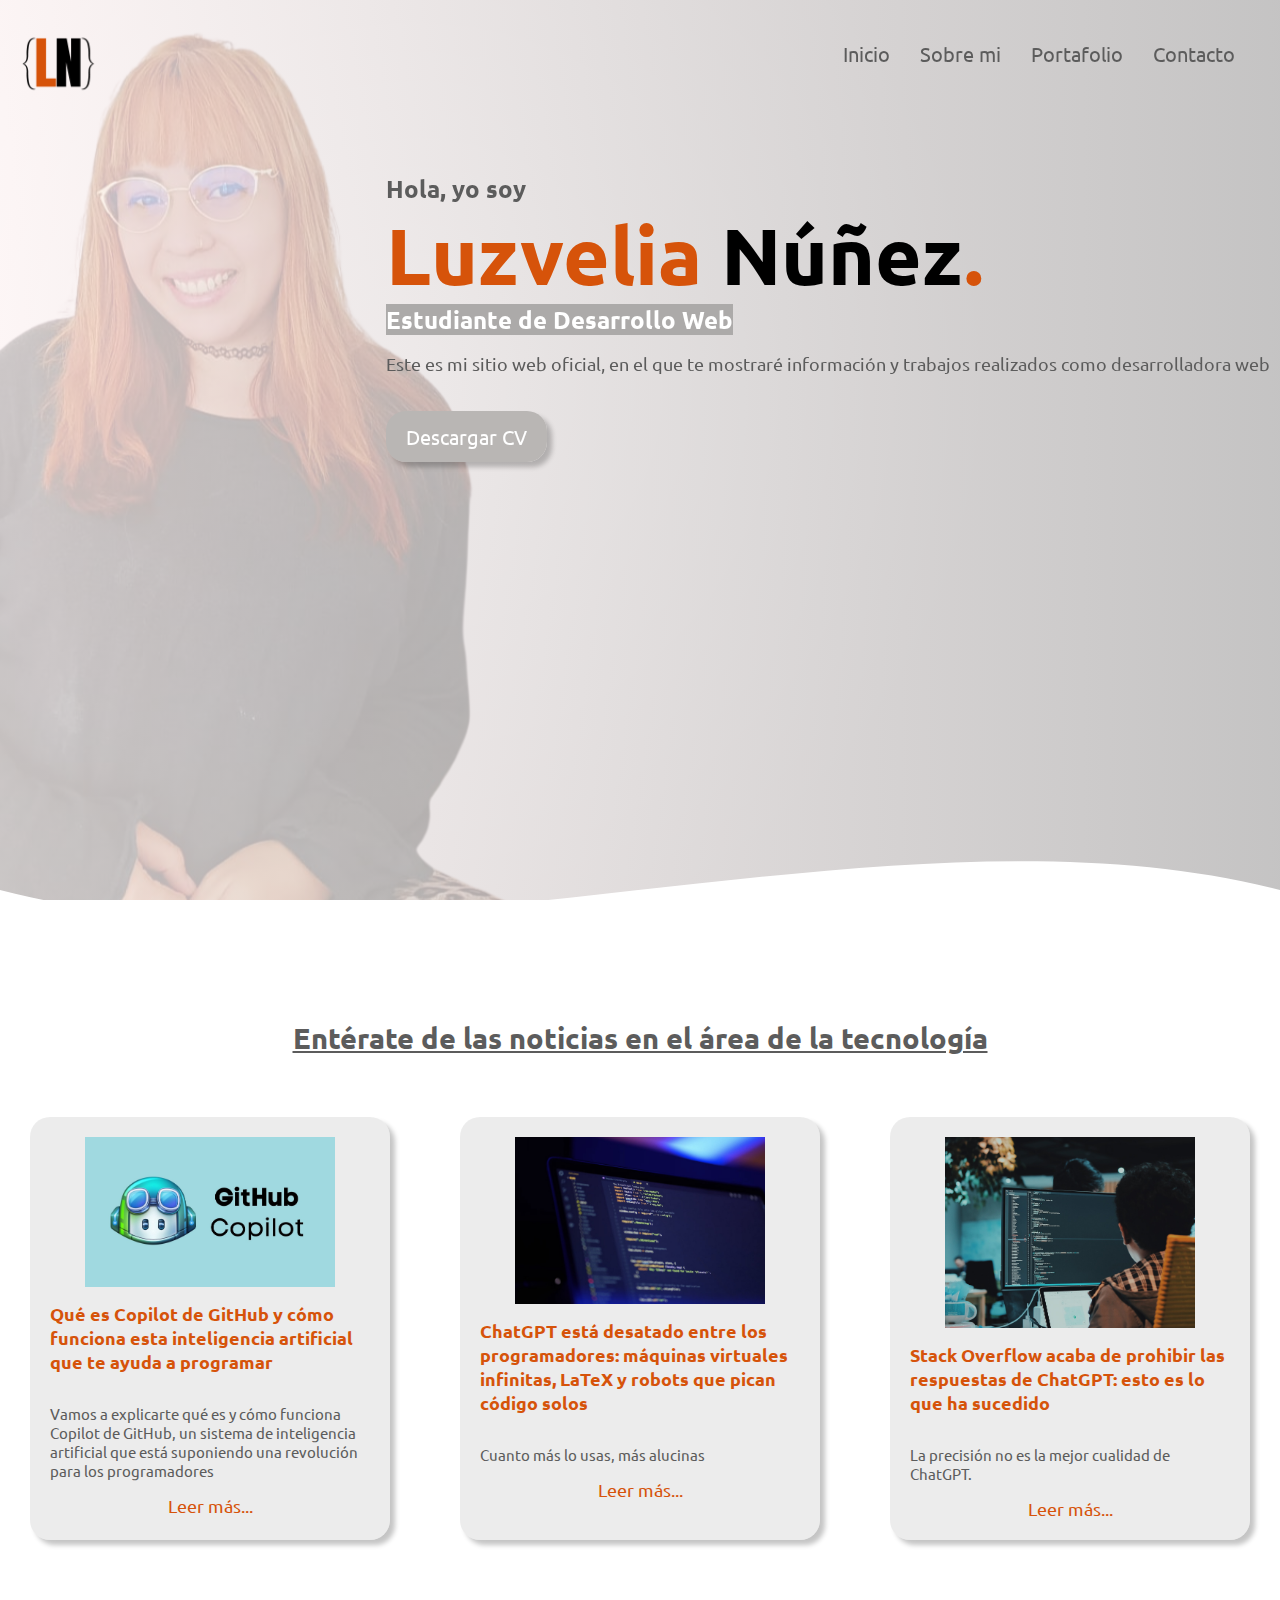
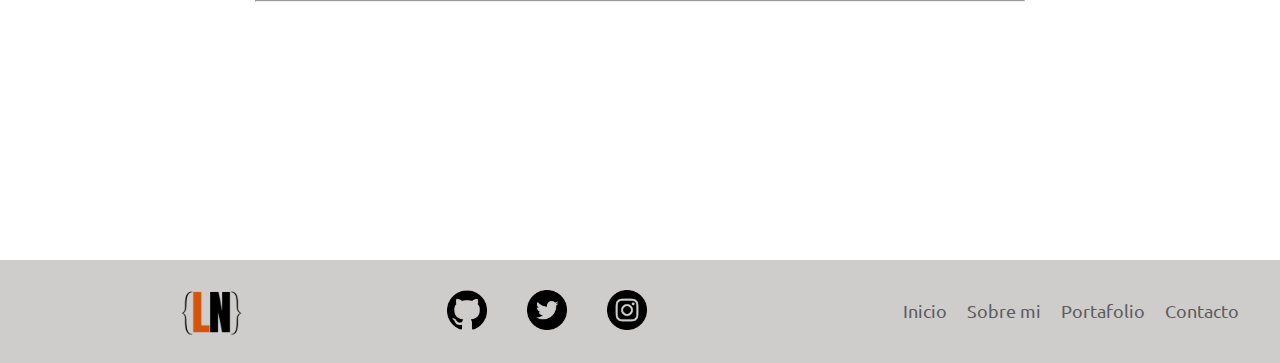
<file: index.html>
<!DOCTYPE html>
<html lang="en">
<head>
    <meta charset="UTF-8">
    <meta http-equiv="X-UA-Compatible" content="IE=edge">
    <meta name="viewport" content="width=device-width, initial-scale=1.0">
    <title>Luzvelia website</title>
    <link rel="stylesheet" href="index-style.css">
    <link rel="icon" type="" href="imagenes/favicon.png"/>
    <link href="https://unpkg.com/aos@2.3.1/dist/aos.css" rel="stylesheet">
</head>
<body>

    <!-- Menu principal -->
    <header>
        <!-- Barra de opciones -->
        <nav id="boxMenu" class="boxMenu">
            <div class="logo" data-aos="fade-down" data-aos-duration="1000">
                <img src="imagenes/logo.png" width="120px" alt="">
            </div>
            

            <div id="cajaMenu" class="cajaMenu">
                <img class="burger" id="burger" src="imagenes/burger.png" alt=""  data-aos="fade-down" data-aos-duration="1000">
                
                <ul id="listaMenu" class="listaMenu" data-aos="fade-down" data-aos-duration="1000">
                    
                    <a href="index.html"><li class="lista">Inicio</li></a>
                    <a href="about.html"><li class="lista">Sobre mi</li></a>
                    <a href="portafolio.html"><li class="lista">Portafolio</li></a>
                    <a href="contacto.html"><li class="lista">Contacto</li></a>
                </ul>
            </div>
        </nav>

        <!-- Informacion menu -->
        <div class="infoMenu" data-aos="fade-left" data-aos-duration="2000">
            <div class="boxTitle">
                <h2 class="subtitle">Hola, yo soy</h2>
                <h1 class="title">Luzvelia <span id="apellido">Núñez</span>.</h1>
                <h2 class="subtitle"><span id="estudiante">Estudiante de Desarrollo Web</span></h2>
                <p class="parrafo">Este es mi sitio web oficial, en el que te mostraré información y trabajos realizados como desarrolladora web</p>      
            </div>

            <!-- Boton de descarga  -->
            <div class="boxDescarga">
                <a class="botonDescarga" href="CURRICULUM LUZVELIA NÚÑEZ.pdf" download="">Descargar CV</a>
            </div>
        </div>

        
        <div  class="onda" style="height: 150px; overflow: hidden;" ><svg viewBox="0 0 500 150" preserveAspectRatio="none" style="height: 100%; width: 100%;"><path d="M0.00,49.98 C149.99,150.00 349.20,-49.98 500.00,49.98 L500.00,150.00 L0.00,150.00 Z" style="stroke: none; fill: rgb(255, 255, 255);"></path></svg></div>
    </header>

    <!-- Noticias de programacion -->
    <h1 class="titleNoticia">Entérate de las noticias en el área de la tecnología</h1>
        

    <section class="boxNoticia">        
        <div class="cardNoticia">
            <img class="imgNoticia" src="imagenes/noticia1.jpeg" alt="">
            <h2 class="subtitleNoticia">Qué es Copilot de GitHub y cómo funciona esta inteligencia artificial que te ayuda a programar</h2>
            <p class="parrafoNoticia">Vamos a explicarte qué es y cómo funciona Copilot de GitHub, un sistema de inteligencia artificial que está suponiendo una revolución para los programadores</p>
            <a href="https://www.xataka.com/basics/que-copilot-github-como-funciona-esta-inteligencia-artificial-que-te-ayuda-a-programar">Leer más...</a>
        </div>

        <div class="cardNoticia">
            <img class="imgNoticia" src="imagenes/noticia2.jpeg" alt="">
            <h2 class="subtitleNoticia">ChatGPT está desatado entre los programadores: máquinas virtuales infinitas, LaTeX y robots que pican código solos</h2>
            <p class="parrafoNoticia">Cuanto más lo usas, más alucinas</p>
            <a href="https://www.xataka.com/aplicaciones/chatgpt-esta-desatado-programadores-maquinas-virtuales-infinitas-latex-robots-que-pican-codigo-solos">Leer más...</a>
        </div>

        <div class="cardNoticia">
            <img class="imgNoticia" src="imagenes/noticia3.jpeg" alt="">
            <h2 class="subtitleNoticia">Stack Overflow acaba de prohibir las respuestas de ChatGPT: esto es lo que ha sucedido</h2>
            <p class="parrafoNoticia">La precisión no es la mejor cualidad de ChatGPT. </p>
            <a href="https://www.xataka.com/robotica-e-ia/stack-overflow-acaba-prohibir-respuestas-chatgpt-esto-que-ha-sucedido">Leer más...</a>
        </div>
    </section>

    <hr>

    <!-- Reloj -->
    <section class="boxReloj">
        <img class="imgReloj" src="imagenes/reloj.png" alt="" data-aos="zoom-in-up" data-aos-duration="800">

        <span data-aos="fade-left"class="funcionReloj" id="tiempo">00:00:00</span>
    </section>


    <!-- Footer -->
    <footer class="footer">

        <div>
            <img class="imgFooter" src="imagenes/logo.png" width="100px" alt="">
        </div>

        <div class="boxIconFooter">
            <a href="https://github.com/Luzvelia"><img  class="iconFooter" src="imagenes/github logo.png" alt=""></a>
            <a href="https://twitter.com/luzvelia_n"><img  class="iconFooter"  src="imagenes/twitterfooter.png" alt=""></a>
            <a href="https://www.instagram.com/luzvelia.n"><img  class="iconFooter"  src="imagenes/instagramfooter.png" alt=""></a>
        </div>

        <div class="menuFooter">
            <ul>
                <a href="index.html"><li>Inicio</li></a>
                <a href="about.html"><li>Sobre mi</li></a>
                <a href="portafolio.html"><li>Portafolio</li></a>
                <a href="contacto.html"><li>Contacto</li></a>
            </ul>
        </div>

    </footer>

</body>
<!-- Lista menu -->
<script>
    let menu = document.getElementById("listMenu");
    let burger = document.getElementById("burger");
    let cajaMenu = document.getElementById("cajaMenu");
    

    burger.addEventListener("click", openMenu,true);

    function openMenu(){
        listaMenu.classList.toggle('active');
        cajaMenu.classList.toggle('active');
    }
</script>

<!-- Reloj -->
<script src="index-reloj.js"></script>

<!-- Efectos de animacion -->
<script src="https://unpkg.com/aos@2.3.1/dist/aos.js"></script>
<script>
    AOS.init();
</script>
</html>
</file>
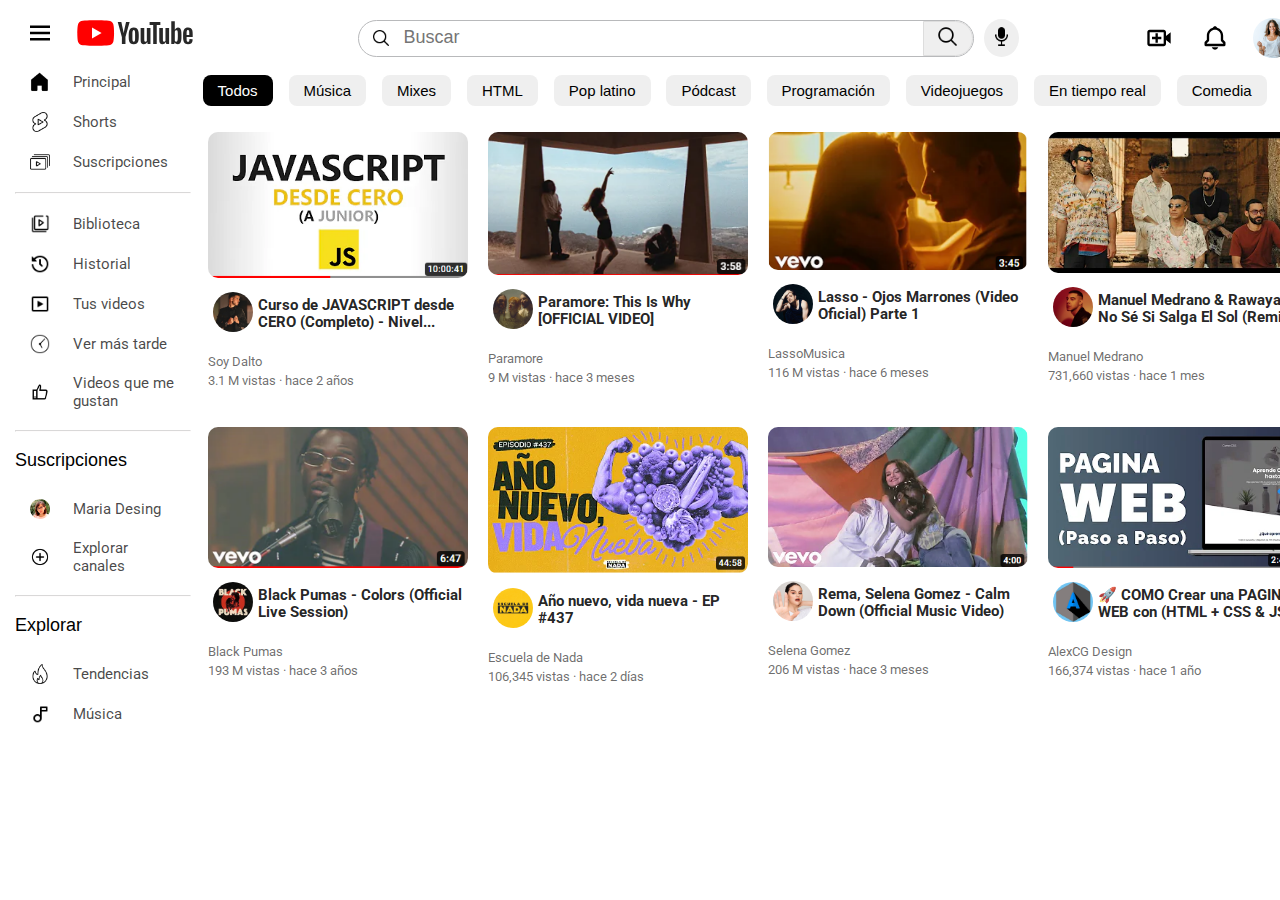
<file: portafolio3-youtube/index.html>
<!DOCTYPE html>
<html lang="en">
<head>
    <meta charset="UTF-8">
    <meta http-equiv="X-UA-Compatible" content="IE=edge">
    <meta name="viewport" content="width=device-width, initial-scale=1.0">
    <link rel="stylesheet" href="style.css">
    <title>YouTube</title>
    <link rel="shortcut icon" href="./images/youtube-logo-2431.png" type="image/x-icon">
</head>
<body>
    <!-- Barra lateral del Home -->
    <div class="home">
        <!--Burger Menu-->
        <aside>
            <div class="menu">
                <div class="burgerMenu">
                    <img src="./images/menu.svg" width="30px" alt="Menu">
                </div>

                <div class="logotipo">
                    <img src="./images/logo yout.svg" width="150px" alt="">
                </div>
            </div>
        </aside>

        <!--Home-->
        <aside class="homeUno">
            <div class="barraHome">
                <img src="./images/principal.png" width="20px" alt="Principal">
                <p>Principal</p>
            </div>
        <!--shorts-->
            <div class="barraHome">
                <img src="./images/short.png" width="20px" alt ="">
                <p>Shorts</p>
            </div>
            <!--Suscripciones-->
            <div class="barraHome">
                <img src="./images/suscripcion.png" width="20px" alt="">
                <p>Suscripciones</p>
            </div">
        </aside>

        <hr>

            <!-- Home 2 -->
        <aside class="homeDos">
            <div class="barraHome">
                <img src="./images/biblioteca.png" width="20px"alt="">
                <p>Biblioteca</p>
            </div>
            <div class="barraHome"> 
                <img src="./images/historial.png" width="20px" alt="">
                <p>Historial</p>
            </div>
            <div class="barraHome">
                <img src="./images/tusvideos.png" width="20px" alt="">
                <p>Tus videos</p>
            </div>
            <div class="barraHome">
                <img src="./images/vermastarde.png" width="20px" alt="">
                <p>Ver más tarde</p>
            </div>
            <div class="barraHome">
                <img src="./images/like.png" width="20px" alt="">
                <p>Videos que me gustan</p>
            </div>
        </aside>

        <hr>

        <!-- Home 3 -->

        <aside class="homeTres">
            <div>
                <h3 class="subtitle">Suscripciones</h3>
            </div>
            <div class="barraHome">
                <img src="./images/foto-perfil.png" width="20px" alt="">
                <p>Maria Desing</p>
            </div>
            <div class="barraHome">
                <img src="./images/anadir.png"  width="20px" alt="">
                <p>Explorar canales</p>
            </div>
        </aside>

        <hr>
        <!-- Home 4 -->

        <aside class="homeCuatro">
            <div>
                <h3 class="subtitle">Explorar</h3>
            </div>
            <div class="barraHome">
                <img src="./images/fuego.png"  width="20px" alt="">
                <p>Tendencias</p>
            </div>
            <div class="barraHome">
                <img src="./images/musica.png"  width="20px" alt="">
                <p>Música</p>
            </div>
        </aside>
    </div>

    <!--Barra de navegacion, Recomendaciones y videos-->
    <main class="navegacion">

        <!--Barra de Navegacion-->
        <nav class="barraNavegador">
            <!--Input y Boton de microfono-->
            <div class="barraBuscador">
                <!--Input y Lupa-->
                <div class="buscador">
                    <img class="lupaBuscador" src="./images/lupa.png" width="20px" alt="Lupa">
                    <input type="text" placeholder="Buscar">
                    <button class="btnLupa">
                        <img src="./images/lupa.png" width="23px" alt="Lupa">
                    </button>
                </div>
                            
                <!--Microfono-->
                <button class="microfono">
                    <img src="./images/microfono.png" width="23px" alt="Microfono">
                </button>
            </div>

            <!--Acciones de usuario-->
            <div class="barraUsuario">
                <img class="camaraCrear" src="./images/camaracrear.svg" width="28px" alt="Subir Video">
                <img class="campana"src="./images/campana.svg" width="28px" alt="Notificaciones">
                <img class="fotoPerfil" src="./images/foto-perfil2.jpeg"  width="40px" height="40px" alt="Perfil">
            </div>
        </nav>

        <!--Barra de recomendaciones-->
        <section class="btnRecomendacion" id="barraDeRecomendados">
            <button class="botonRecomendacion-best">Todos</button>
            <button class="botonRecomendacion">Música</button>
            <button class="botonRecomendacion">Mixes</button>
            <button class="botonRecomendacion">HTML</button>
            <button class="botonRecomendacion">Pop latino</button>
            <button class="botonRecomendacion">Pódcast</button>
            <button class="botonRecomendacion">Programación</button>
            <button class="botonRecomendacion">Videojuegos</button>
            <button class="botonRecomendacion">En tiempo real</button>
            <button class="botonRecomendacion">Comedia</button>

            <div class="btn-flecha">
                <img src="./images/bx-chevron-right (1).svg" width="30px" alt="Menu">
            </div>
        </section>

        <!-- Barras de videos -->
        <div class="barraVideos">
            <!--Cuadricula de videos numero UNO-->
            <section  class="cuadriculaVideos">

                <!--Video 1-->
                <div class="cardVideo"> 
                    <!--Imagen del Video / Fila Superior-->
                    <a href="https://www.youtube.com/watch?v=z95mZVUcJ-E&t=17236s">
                        <img class="imgVideo" src="./images/videoJSdesdeCero.PNG" alt="Imagen del Video">
                    </a>

                    <!--Fila Inferior-->
                    <div class="infoVideo">
                        <!--Perfil de canal-->
                        <div class="infoPerfil">
                            <img src="./images/foto-perfilSOYDALTO.jpg" width="40px"alt="Perfil de Canal">
                            <h3>Curso de JAVASCRIPT desde CERO (Completo) - Nivel...</h3>
                        </div>
                        <!--Titulo, canal, y vistas-->
                        <div class="datosVideo">
                            <p>Soy Dalto</p>
                            <p>3.1 M vistas · hace 2 años</p>
                        </div>
                    </div>
                </div>

                <!--Video 2-->
                <div class="cardVideo">
                    <!--Imagen del Video / Fila Superior-->
                    <a href="https://www.youtube.com/watch?v=xIYJ7VaSxYY">
                        <img class="imgVideo" src="./images/videoPARAMORE.PNG" alt="Imagen del Video">
                    </a>

                    <!--Fila Inferior-->
                    <div class="infoVideo">
                        <!--Perfil de canal-->
                        <div class="infoPerfil">
                            <img src="./images/foto-perfilPARAMORE.jpg"  width="40px" alt="Perfil de Canal">
                            <h3>Paramore: This Is Why [OFFICIAL VIDEO]</h3>
                        </div>
                        <!--Titulo, canal, y vistas-->
                        <div class="datosVideo">
                            <p>Paramore</p>
                            <p>9 M vistas · hace 3 meses  </p>
                        </div>
                    </div>
                </div>

                <!--Video 3-->
                <div class="cardVideo">
                    <!--Imagen del Video / Fila Superior-->
                    <a href="https://www.youtube.com/watch?v=2BabCBQysrU">
                        <img class="imgVideo"  src="./images/videoLASSO.PNG" alt="Imagen del Video">
                    </a>

                    <!--Fila Inferior-->
                    <div class="infoVideo">
                        <!--Perfil de canal-->
                        <div class="infoPerfil">
                            <img src="./images/fotodelassocorrecta.jpg"  width="40px" alt="Perfil de Canal">
                            <h3>Lasso - Ojos Marrones (Video Oficial) Parte 1</h3>
                        </div>
                        <!--Titulo, canal, y vistas-->
                        <div class="datosVideo">
                            <p>LassoMusica</p>
                            <p>116 M vistas · hace 6 meses</p>
                        </div>
                    </div>
                </div>

                
                <!--Video 4-->
                <div class="cardVideo">
                    <!--Imagen del Video / Fila Superior-->
                    <a href="https://www.youtube.com/watch?v=y3Y_lZ4Q9Zw">
                        <img class="imgVideo"  src="./images/videoMEDRANO.PNG" alt="Imagen del Video">
                    </a>

                    <!--Fila Inferior-->
                    <div class="infoVideo">
                        <!--Perfil de canal-->
                        <div class="infoPerfil">
                            <img src="./images/foto-perfilMEDRANO.jpg" width="40px" alt="Perfil de Canal">
                            <h3>Manuel Medrano & Rawayana - No Sé Si Salga El Sol (Remix)...</h3>
                        </div>
                        <!--Titulo, canal, y vistas-->
                        <div class="datosVideo">
                            <p>Manuel Medrano</p>
                            <p>731,660 vistas · hace 1 mes</p>
                        </div>
                    </div>
                </div>

            </section>



            <!--Cuadricula de videos Numero DOS-->
            <section class="cuadriculaVideos">

            <!--Video 1-->
            <div class="cardVideo">
                <!--Imagen del Video / Fila Superior-->
                <a href="https://www.youtube.com/watch?v=0G383538qzQ">
                    <img class="imgVideo" src="./images/videoBLACKPUMAS.PNG" alt="Imagen del Video">
                </a>

                <!--Fila Inferior-->
                <div  class="infoVideo">
                    <!--Perfil de canal-->
                    <div  class="infoPerfil">
                        <img src="./images/foto-perfilBLACKPUMAS.jpg" width="40px"alt="Perfil de Canal">
                        <h3>Black Pumas - Colors (Official Live Session)</h3>
                    </div>
                    <!--Titulo, canal, y vistas-->
                    <div  class="datosVideo">
                        <p>Black Pumas</p>
                        <p>193 M vistas · hace 3 años</p>
                    </div>
                </div>
            </div>

            <!--Video 2-->
            <div class="cardVideo">
                <!--Imagen del Video / Fila Superior-->
                <a href="https://www.youtube.com/watch?v=uCuC3h6EG5A">
                    <img class="imgVideo" src="./images/videoEDN.PNG" alt="Imagen del Video">
                </a>

                <!--Fila Inferior-->
                <div  class="infoVideo">
                    <!--Perfil de canal-->
                    <div  class="infoPerfil">
                        <img src="./images/foto-perfilEDN.jpg"  width="40px" alt="Perfil de Canal">
                        <h3>Año nuevo, vida nueva - EP #437</h3>
                    </div>
                    <!--Titulo, canal, y vistas-->
                    <div  class="datosVideo">
                        <p>Escuela de Nada</p>
                        <p>106,345 vistas · hace 2 días</p>
                    </div>
                </div>
            </div>

            <!--Video 3-->
            <div class="cardVideo">
                <!--Imagen del Video / Fila Superior-->
                <a href="https://www.youtube.com/watch?v=WcIcVapfqXw">
                    <img class="imgVideo" src="./images/videoCALMDOWN.PNG" alt="Imagen del Video">
                </a>

                <!--Fila Inferior-->
                <div  class="infoVideo">
                    <!--Perfil de canal-->
                    <div  class="infoPerfil">
                        <img src="./images/foto-perfilSELENA.jpg"  width="40px" alt="Perfil de Canal">
                        <h3>Rema, Selena Gomez - Calm Down (Official Music Video)</h3>
                    </div>
                    <!--Titulo, canal, y vistas-->
                    <div  class="datosVideo">
                        <p>Selena Gomez</p>
                        <p>206 M vistas · hace 3 meses</p>
                    </div>
                </div>
            </div>

            
            <!--Video 4-->
            <div class="cardVideo">
                <!--Imagen del Video / Fila Superior-->
                <a href="https://www.youtube.com/watch?v=9rnFV3vlJ3M&t=380s">
                    <img class="imgVideo" src="./images/videoCSS.PNG" alt="Imagen del Video">
                </a>

                <!--Fila Inferior-->
                <div  class="infoVideo">
                    <!--Perfil de canal-->
                    <div  class="infoPerfil">
                        <img src="./images/foto-perfilALEXDESING.jpg" width="40px" alt="Perfil de Canal">
                        <h3>🚀 COMO Crear una PAGINA WEB con (HTML + CSS & JS)</h3>
                    </div>
                    <!--Titulo, canal, y vistas-->
                    <div  class="datosVideo">
                        <p>AlexCG Design</p>
                        <p>166,374 vistas · hace 1 año</p>
                    </div>
                </div>
            </div>

            </section>
        </div>



    </main>   
</body>
</html>
</file>
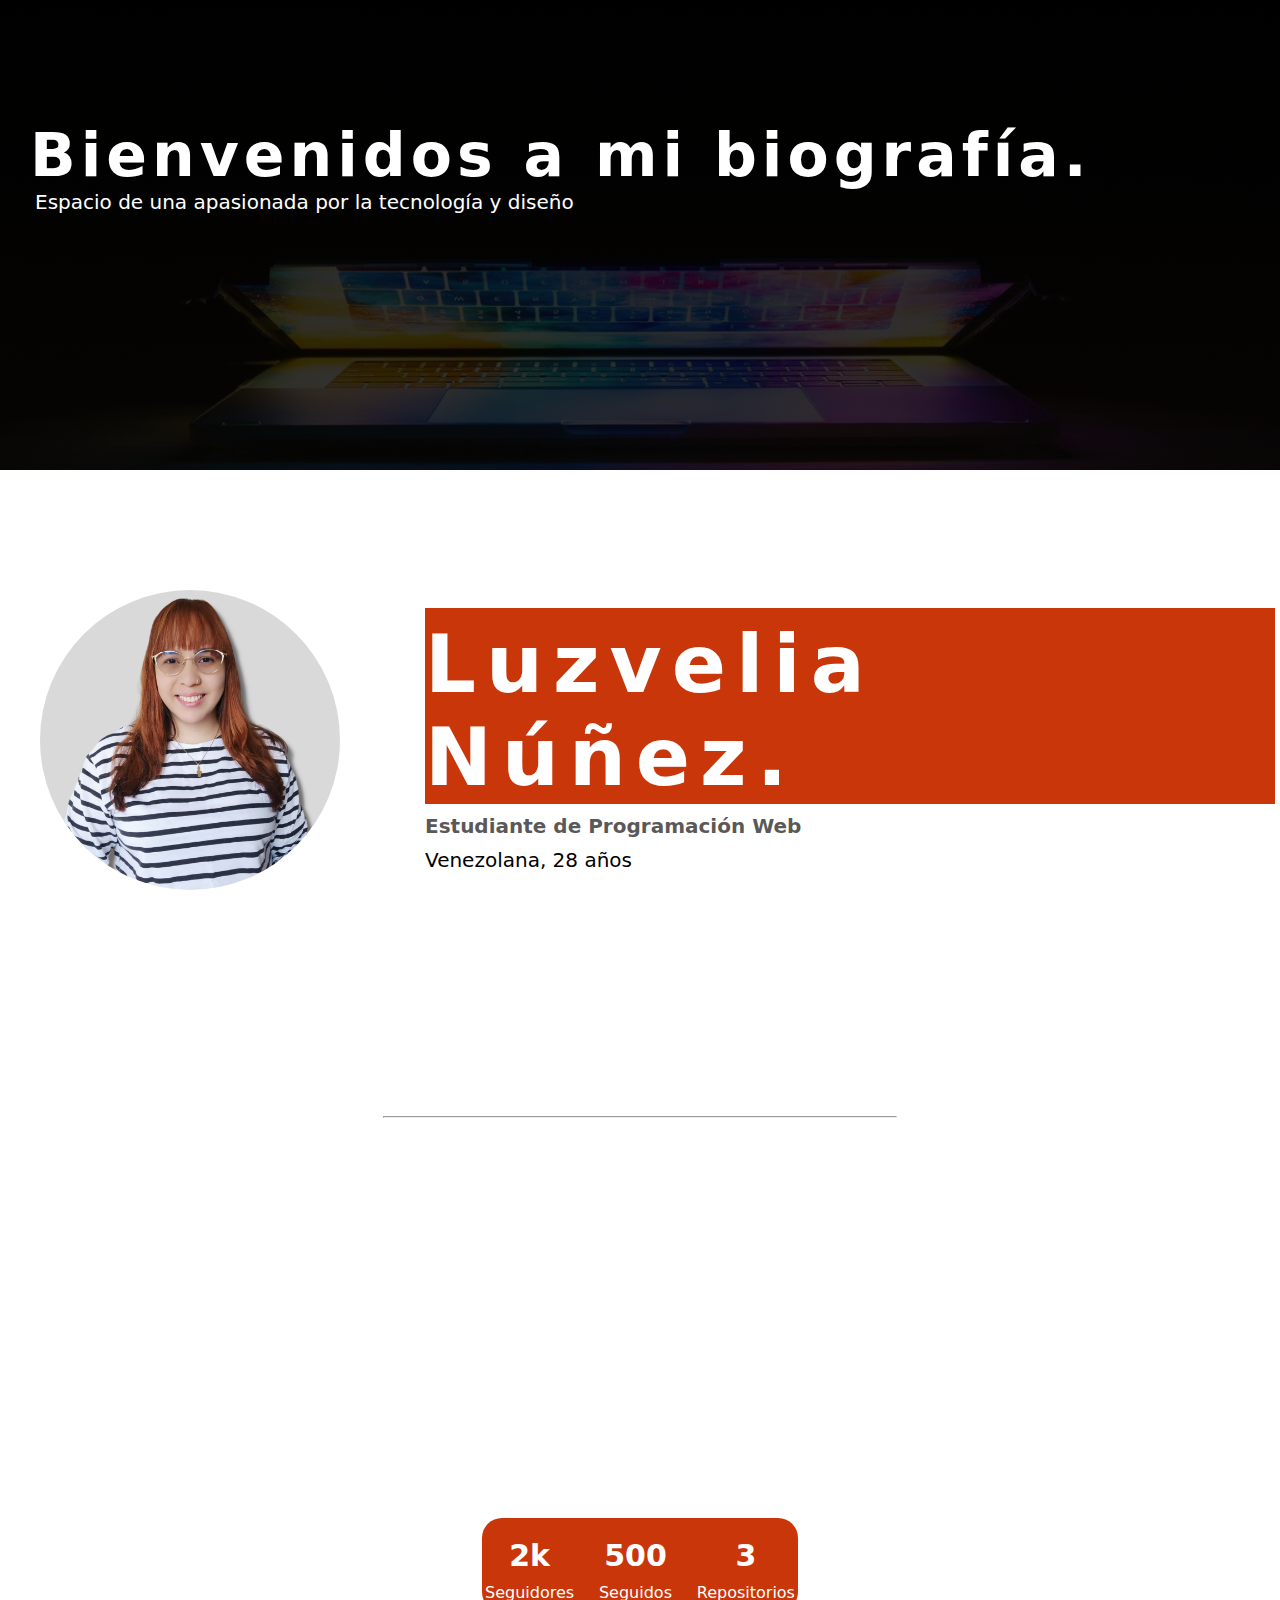
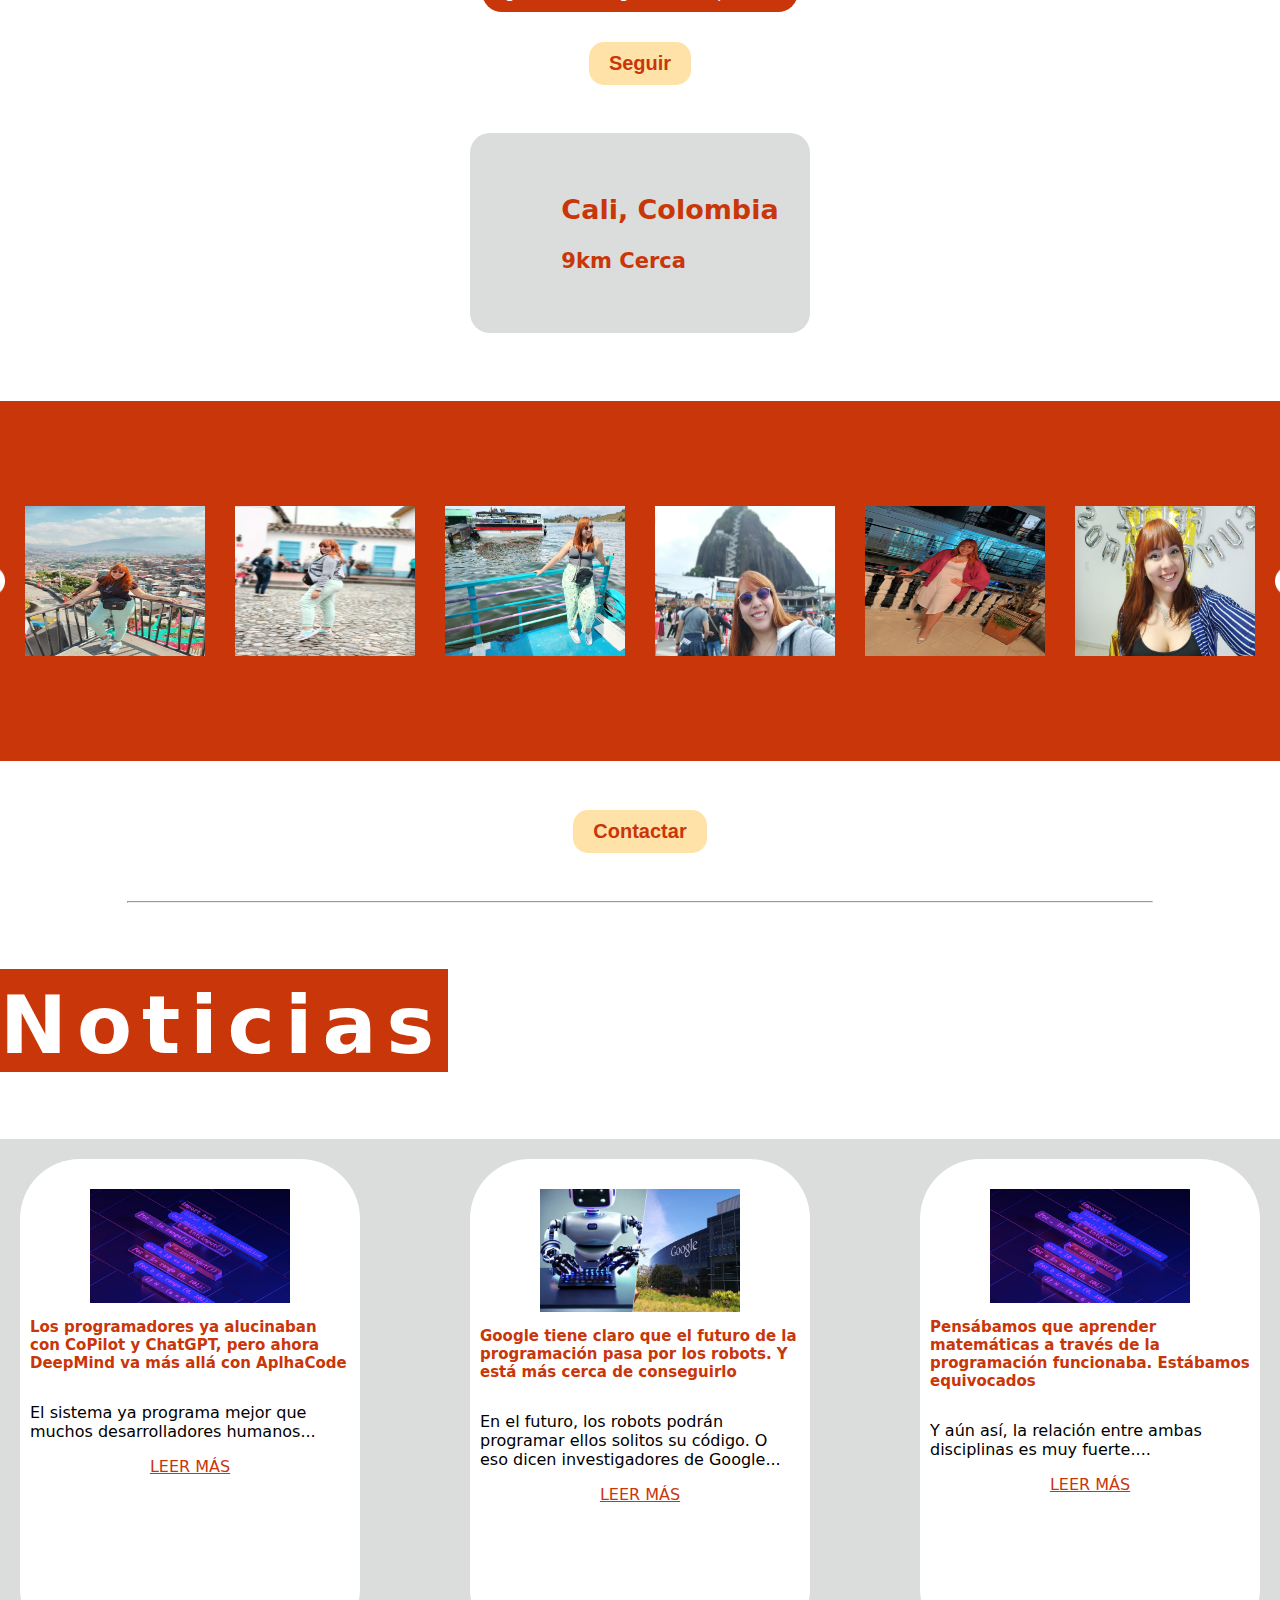
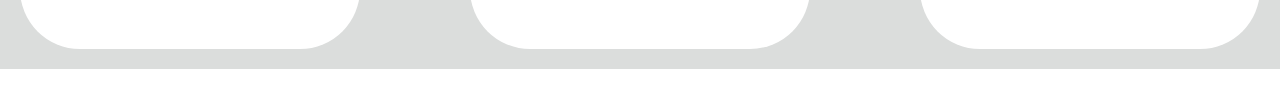
<file: portafolio5-website/index.html>
<!DOCTYPE html>
<html lang="en">
<head>
    <meta charset="UTF-8">
    <meta http-equiv="X-UA-Compatible" content="IE=edge">
    <meta name="viewport" content="width=device-width, initial-scale=1.0">
    <link rel="stylesheet" href="./estilos.css">
    <script src="https://cdn.lordicon.com/fudrjiwc.js"></script>
    <title>Proyecto de SASS</title>
</head>
<body>
    <!-- Encabezado -->
    <header class="encabezado"> 
        <div class="encabezado_cont">
            <h1 class="encabezado_title">Bienvenidos a mi biografía.</h1>
            <p class="encabezado_parrafo">Espacio de una apasionada por la tecnología y diseño</p>
        </div>
    </header>
    
    
    <main>
        
    <!-- Perfil de usuario -->
        <section class="perfil">
            <img class="perfil_imagen" src="./images/perfil.png" width="300px">

            <div class="perfil_container">
                <h2 class="perfil_container_nombre">Luzvelia Núñez.</h2>
                <p class="perfil_container_p-1"><b>Estudiante de Programación Web</b></p>
                <p class="perfil_container_p">Venezolana, 28 años</p>

            </div>       
        </section>

    <!-- About me -->
        <section class="about">
            <h3 class="about_title">Acerca de mi.</h3>
            <hr>
            <p class="about_p">Lorem ipsum dolor sit amet consectetur adipisicing elit. Deleniti, perferendis, iusto molestiae debitis ex voluptates nemo unde vel voluptas, consequuntur eius accusantium placeat ipsum est accusamus numquam mollitia velit amet! Lorem ipsum dolor sit amet consectetur adipisicing elit. Error eius facilis quia autem nam deleniti, praesentium eos unde hic ipsum ab, lorem temporibus rem, totam sapiente deserunt dolorum. At, est placeat!</p>
    
        </section>

    <br>
    <br>

    <!-- Estadisiticas -->
        <section>
            <div class="estadisticas">
                <div class="estadisticas-elemento">
                    <h3>2k</h3>
                    <span>Seguidores</span>
                </div>
                <div class="estadisticas-elemento">
                    <h3>500</h3>
                    <span>Seguidos</span>
                </div>
                <div class="estadisticas-elemento">
                    <h3>3</h3>
                    <span>Repositorios</span>
                </div>
            </div>

            <div class="boton">
                <button class="boton_btn">Seguir</button>
            </div>
        </section>

    <br>
    <br>

    <!-- Ubicacion -->
        <section>
            <div class="ubicacion-perfil">
                <lord-icon class="ubicacion-perfil-location" 
                    src="https://cdn.lordicon.com/elzslyvl.json"
                    trigger="hover"
                    colors="primary:#e8e230,secondary:#c76f16"
                    style="width:100px;height:100px">
                    
                </lord-icon>
                <div class="ubicacion-perfil-texto">
                    <h2>Cali, Colombia</h2>
                    <h3>9km Cerca</h3>
                </div>
            </div>
        </section>
        
        <br>
        <br>

    <!-- Galeria -->
        <section class="galeria">
            <img src="./images/1.png" class="galeria_btn" width="30px" alt="">

            <div class="galeria_container">
                <img src="./images/imagen1.jpeg" width="180px" height="150px" alt="">
                <img src="./images/imagen2.jpeg" width="180px" height="150px" alt="">
                <img src="./images/imagen3.jpeg" width="180px" height="150px" alt="">
                <img src="./images/imagen4.jpeg" width="180px" height="150px" alt="">
                <img src="./images/imagen5.jpeg" width="180px" height="150px" alt="">
                <img src="./images/imagen6.jpeg" width="180px" height="150px" alt="">
            </div>

            <img src="./images/2.png" class="galeria_btn" width="30px" alt="">
        </section>

        <br>
        
        <!-- Boton contacto -->
        <section>
            <div class="boton">
                <button class="boton_btn">Contactar</button>
            </div>
        </section>

        <br>
        <br>

        <hr class="linea_noticia">

    <!-- Noticias -->
        <section class="noticias">
            <div>
                <h2 class="noticias_title">Noticias.</h2>
            </div>
        </section>

    
        <section class="card">
            <div class="card_container">
                <div class="card_container_box">
                    <img src="./images/noticia1.jpeg" class="box_img" width="200px"  alt="">

                    <h3 class="box_title">Los programadores ya alucinaban con CoPilot y ChatGPT, pero ahora DeepMind va más allá con AplhaCode</h3>
                    <p class="box_p">El sistema ya programa mejor que muchos desarrolladores humanos...</p>
                    <a href="https://www.xataka.com/robotica-e-ia/programadores-alucinaban-copilot-chatgpt-ahora-deepmind-va-alla-aplhacode" class="box_link">LEER MÁS</a>
                </div>

                <div class="card_container_box">
                    <img src="./images/noticia2.jpg" class="box_img" width="200px"  alt="">

                    <h3 class="box_title">Google tiene claro que el futuro de la programación pasa por los robots. Y está más cerca de conseguirlo</h3>
                    <p class="box_p">En el futuro, los robots podrán programar ellos solitos su código. O eso dicen investigadores de Google...</p>
                    <a href="https://www.xataka.com/robotica-e-ia/robots-estan-cerca-programar-ellos-solos-google-tiene-plan-para-lograrlo" class="box_link">LEER MÁS</a>
                
                </div>


                <div class="card_container_box">
                    <img src="./images/noticia1.jpeg" class="box_img" width="200px"  alt="">

                    <h3 class="box_title">Pensábamos que aprender matemáticas a través de la programación funcionaba. Estábamos equivocados</h3>
                    <p class="box_p">Y aún así, la relación entre ambas disciplinas es muy fuerte....</p>
                    <a href="https://www.xataka.com/otros/pensabamos-que-aprender-matematicas-a-traves-programacion-funcionaba-estabamos-equivocados" class="box_link">LEER MÁS</a>
                </div>     
            </div>
        </section>

        <br>
        <br>

    </main>
    
</body>
</html>
</file>
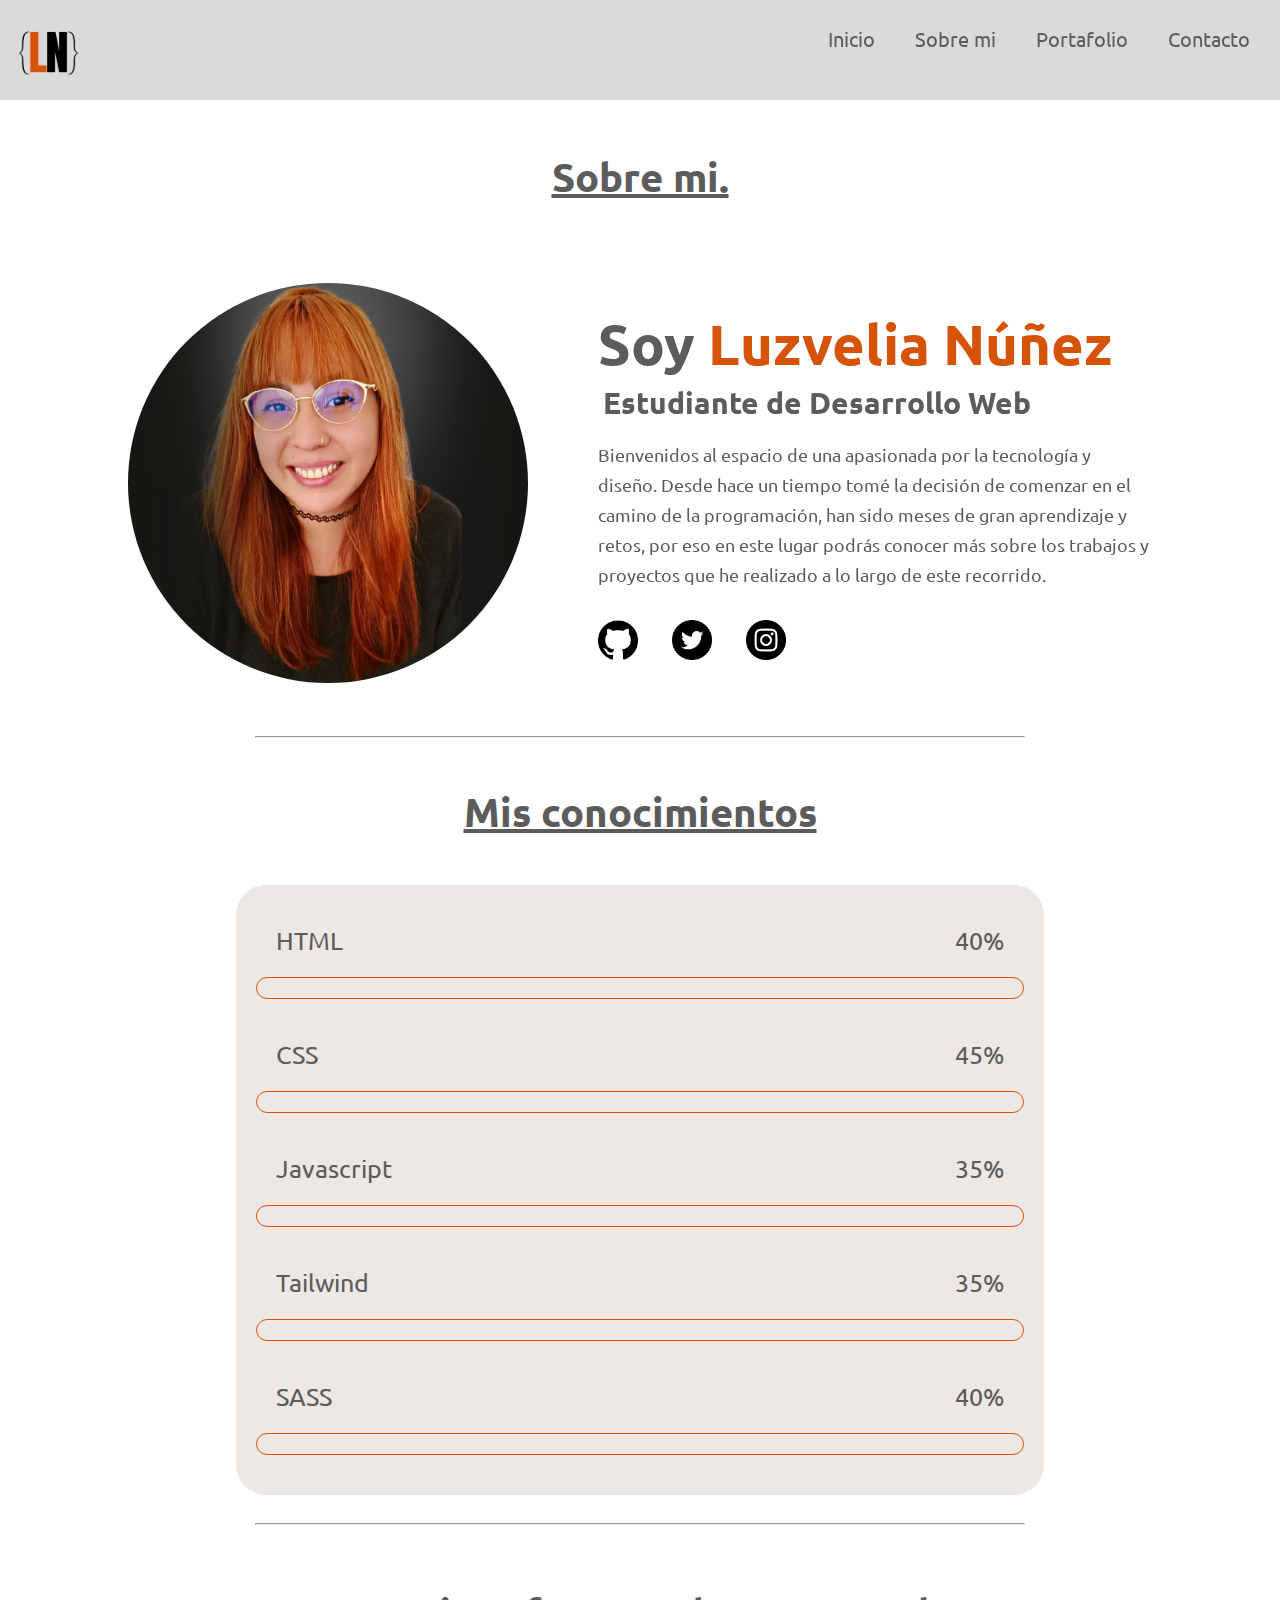
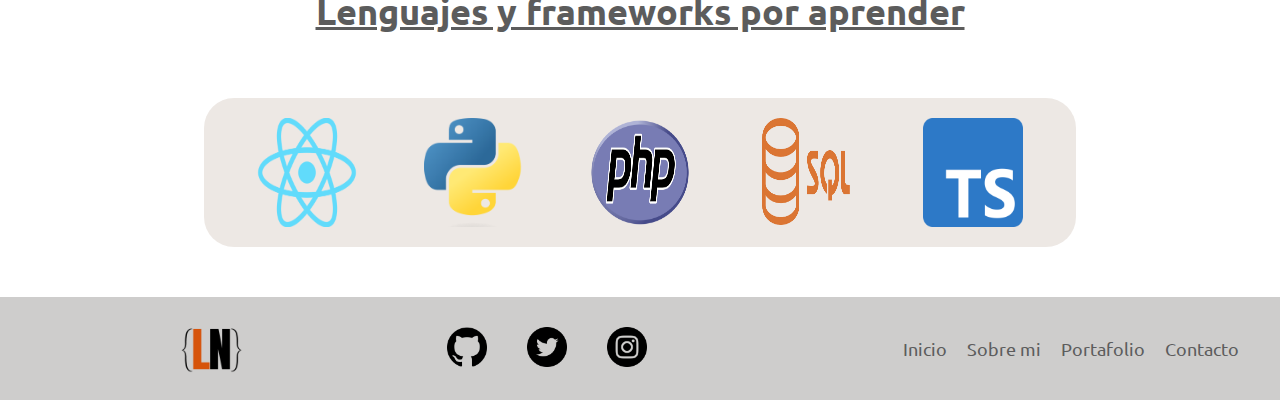
<file: about.html>
<!DOCTYPE html>
<html lang="en">
<head>
    <meta charset="UTF-8">
    <meta http-equiv="X-UA-Compatible" content="IE=edge">
    <meta name="viewport" content="width=device-width, initial-scale=1.0">
    <title>Sobre mi</title>
    <link rel="stylesheet" href="about-style.css">
    <link rel="icon" type="" href="imagenes/favicon.png"/>
    <link href="https://unpkg.com/aos@2.3.1/dist/aos.css" rel="stylesheet">

</head>
<body>

    <section class="bigBox">

        <!-- Barra de opciones del menu-->
        <nav class="boxMenu">
            <div class="logo" data-aos="fade-down" data-aos-duration="1000">
                <img src="imagenes/logo.png" width="100px" alt="">
            </div>
            
            <div id="cajaMenu" class="cajaMenu">
                <img class="burger" id="burger" src="imagenes/burger.png" alt=""  data-aos="fade-down" data-aos-duration="1000">
                
                <ul id="listaMenu" class="listaMenu" data-aos="fade-down" data-aos-duration="1000">
                    
                    <a href="index.html"><li class="lista">Inicio</li></a>
                    <a href="about.html"><li class="lista">Sobre mi</li></a>
                    <a href="portafolio.html"><li class="lista">Portafolio</li></a>
                    <a href="contacto.html"><li class="lista">Contacto</li></a>
                </ul>
            </div>
        </nav>

        <!-- Titulo sobre mi -->
        <div class="boxTitle">
            <h1 class="title">Sobre mi.</h1>
        </div>

        <!-- Infomación sobre mi -->
        <section class="boxInfo">
            <!-- Imagen luz -->
            <div class="boxImg"  data-aos="zoom-out-right" data-aos-duration="2000">
                <img class="imgLuz" src="imagenes/luz.png" alt="">
            </div>

            <!-- Toda la información sobre mi -->
            <div class="informacion" data-aos="fade-left" data-aos-duration="2000">
                <h2 class="titleNombre">Soy <span id="miNombre">Luzvelia Núñez</span></h2>
                <h2 class="textoEstudiante">Estudiante de Desarrollo Web</h2>
                <p class="parrafo">Bienvenidos al espacio de una apasionada por la tecnología y diseño. Desde hace un tiempo tomé la decisión de comenzar en el camino de la programación, han sido meses de gran aprendizaje y retos, por eso en este lugar podrás conocer más sobre los trabajos y proyectos que he realizado a lo largo de este recorrido. </p>
                
                <!-- Iconos de redes sociales -->
                <div class="boxIcon">
                    <a href="https://github.com/Luzvelia"><img class="imgIcon" src="imagenes/github logo.png" alt=""></a>
                    <a href="https://twitter.com/luzvelia_n"><img class="imgIcon"  src="imagenes/twitterfooter.png" alt=""></a>
                    <a href="https://www.instagram.com/luzvelia.n"><img class="imgIcon"  src="imagenes/instagramfooter.png" alt=""></a>
                </div>
            </div>
        </section>     
    </section>

    <hr>

    <!-- Caja de mis Conocimientos -->
    <div class="titleConocimientos">
        <h1>Mis conocimientos</h1>
    </div>

    <section class="boxConocimientos">
        <div class="Conocimiento">
            <div class="cardConocimiento">
                <span>HTML</span>
                <span>40%</span>
            </div>

            <div class="boxPorcentaje">
                <div class="cajaPorc" id="porcentajeHtml"></div>
            </div> 
        </div>

        <div class="Conocimiento ">
            <div class="cardConocimiento">
                <span>CSS</span>
                <span>45%</span>
            </div>

            <div class="boxPorcentaje">
                <div class="cajaPorc" id="porcentajeCSS"></div>
            </div> 
        </div>

        <div class="Conocimiento">
            <div class="cardConocimiento">
                <span>Javascript</span>
                <span>35%</span>
            </div>

            <div class="boxPorcentaje">
                <div class="cajaPorc" id="porcentajeJS"></div>
            </div> 
        </div>

        <div class="Conocimiento">
            <div class="cardConocimiento">
                <span>Tailwind</span>
                <span>35%</span>
            </div>

            <div class="boxPorcentaje">
                <div class="cajaPorc" id="porcentajeTailwind"></div>
            </div> 
        </div>

        <div class="Conocimiento">
            <div class="cardConocimiento">
                <span>SASS</span>
                <span>40%</span>
            </div>

            <div class="boxPorcentaje">
                <div class="cajaPorc" id="porcentajeSASS"></div>
            </div> 
        </div>
    </section>

    <br>
    <hr>

    <!-- Lenguajes por aprender -->
    <div class="titleAprender">
        <h1>Lenguajes y frameworks por aprender</h1>
    </div>

    <section class="boxAprender">
        <img class="iconAprender" src="imagenes/react.png" alt="">
        <img class="iconAprender" src="imagenes/python.png" alt="">
        <img class="iconAprender" src="imagenes/php.png" alt="">
        <img class="iconAprender" src="imagenes/sql.png" alt="">
        <img class="iconAprender" src="imagenes/typescript.png" alt="">
    </section>

    <div class="space">
            
    </div>


    <!-- Footer -->
    <footer class="footer">
        <div>
            <img class="imgFooter" src="imagenes/logo.png" width="100px" alt="">
        </div>

        <div class="boxIconFooter">
            <a href="https://github.com/Luzvelia"><img  class="iconFooter" src="imagenes/github logo.png" alt=""></a>
            <a href="https://twitter.com/luzvelia_n"><img  class="iconFooter"  src="imagenes/twitterfooter.png" alt=""></a>
            <a href="https://www.instagram.com/luzvelia.n"><img  class="iconFooter"  src="imagenes/instagramfooter.png" alt=""></a>
        </div>

        <div class="menuFooter">
            <ul>
                <a href="index.html"><li>Inicio</li></a>
                <a href="about.html"><li>Sobre mi</li></a>
                <a href="portafolio.html"><li>Portafolio</li></a>
                <a href="contacto.html"><li>Contacto</li></a>
            </ul>
        </div>
    </footer>
</body>

<!-- Lista menu -->
<script>
    let menu = document.getElementById("listMenu");
    let burger = document.getElementById("burger");
    let cajaMenu = document.getElementById("cajaMenu");
    

    burger.addEventListener("click", openMenu,true);

    function openMenu(){
        listaMenu.classList.toggle('active');
        cajaMenu.classList.toggle('active');
    }
</script>

<!-- Efectos de animacion -->
<script src="https://unpkg.com/aos@2.3.1/dist/aos.js"></script>
<script>
    AOS.init();
</script>
</html>
</file>
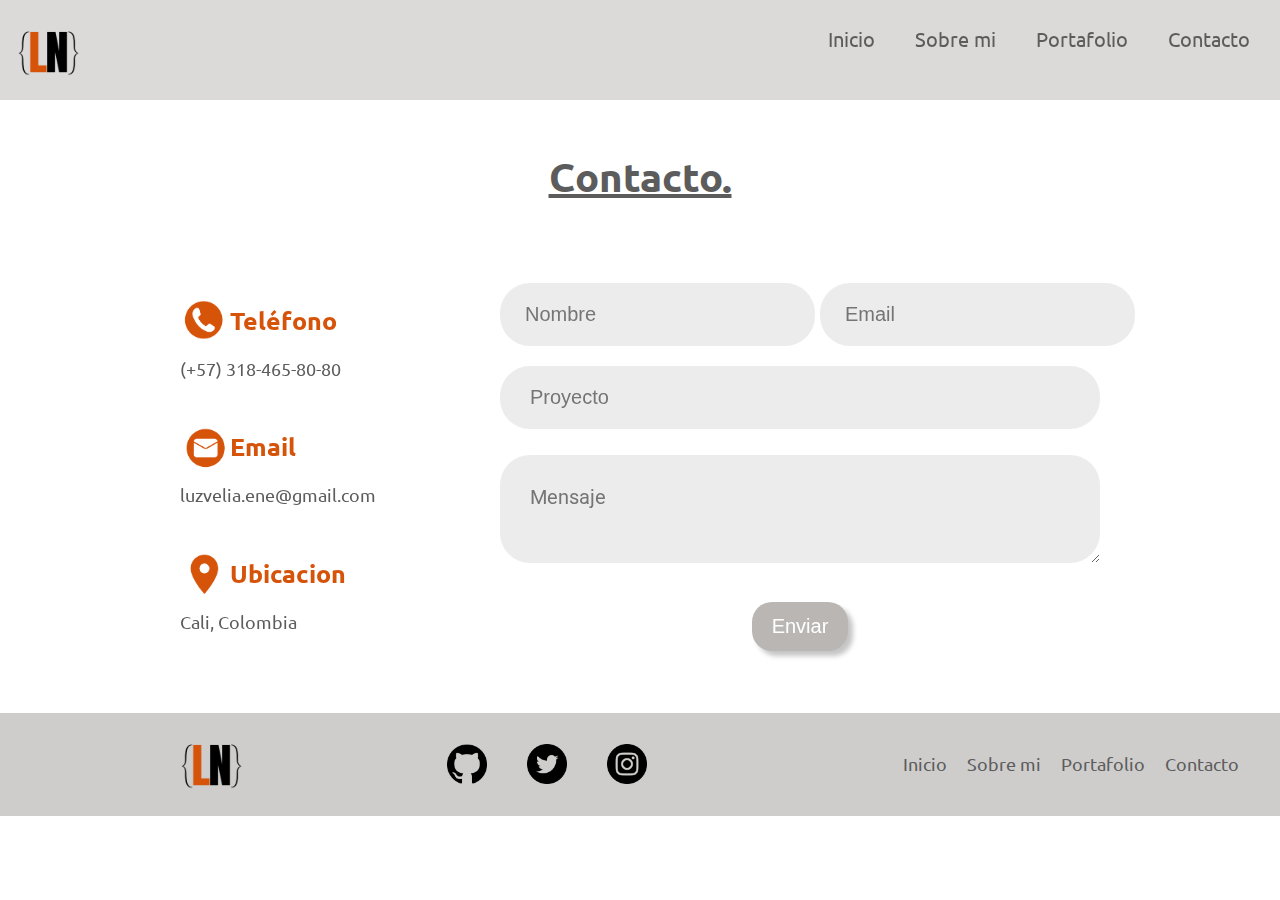
<file: contacto.html>
<!DOCTYPE html>
<html lang="en">
<head>
    <meta charset="UTF-8">
    <meta http-equiv="X-UA-Compatible" content="IE=edge">
    <meta name="viewport" content="width=device-width, initial-scale=1.0">
    <title>Contacto</title>
    <link rel="stylesheet" href="contacto-style.css">
    <link rel="icon" type="" href="imagenes/favicon.png"/>
    <link href="https://unpkg.com/aos@2.3.1/dist/aos.css" rel="stylesheet">
</head>
<body>
    <!-- Barra de opciones del menu-->
    <nav class="boxMenu">
        <div class="logo" data-aos="fade-down" data-aos-duration="1000">
            <img src="imagenes/logo.png" width="100px" alt="">
        </div>
        
        <div id="cajaMenu" class="cajaMenu">
            <img class="burger" id="burger" src="imagenes/burger.png" alt=""  data-aos="fade-down" data-aos-duration="1000">
            
            <ul id="listaMenu" class="listaMenu" data-aos="fade-down" data-aos-duration="1000">
                
                <a href="index.html"><li class="lista">Inicio</li></a>
                <a href="about.html"><li class="lista">Sobre mi</li></a>
                <a href="portafolio.html"><li class="lista">Portafolio</li></a>
                <a href="contacto.html"><li class="lista">Contacto</li></a>
            </ul>
        </div>
    </nav>

    <!-- Titulo contacto -->
    <div class="boxTitle">
        <h1 class="title">Contacto.</h1>
    </div>
    
    <!-- Caja con informacion de contacto -->
    <section class="boxContacto">

        <div class="cardDatos" data-aos="fade-rigth" data-aos-duration="2000">
            <div class="cajaInfo">
                <div>
                    <img class="imgIcon" src="imagenes/telefono.png" alt="">
                    <h2 class="titleDatos">Teléfono</h2>
                </div>
                <p class="parrafoDatos">(+57) 318-465-80-80 </p>
            </div>

            <div class="cajaInfo">
                <div>
                    <img class="imgIcon" src="imagenes/email.png" alt="">
                    <h2 class="titleDatos">Email</h2>
                </div>
                <p class="parrafoDatos">luzvelia.ene@gmail.com </p>
            </div>

            <div class="cajaInfo">
                <div>
                    <img class="imgIcon" src="imagenes/ubicacion.png" alt="">
                    <h2 class="titleDatos">Ubicacion</h2>
                </div>
                <p class="parrafoDatos">Cali, Colombia</p>
            </div>
        </div>

        <div class="cardInput" data-aos="fade-rigth" data-aos-duration="2000">
            <div class="cajaInputPrimera">
                <input id="inputNombre" type="text" placeholder="Nombre">
                <input id="inputEmail" type="email" placeholder="Email" name="" id="">
            </div>

            <div  class="cajaInputSegunda">
                <input id="inputProyecto" type="text" placeholder="Proyecto" >
                <p><textarea id="inputMensaje" type="text" placeholder="Mensaje" ></textarea></p>
            </div>

            <div class="cajaBoton">
                <button id="btn" class="enviar">Enviar</button>
            </div>

            <div class="mensaje-container" id="mensaje">  
                <div class="mensaje">
                    <p>Información enviada 😎</p>
                    <button id="btnCerrar" class="btnCerrar">Cerrar</button>
                </div>
            </div>
        </div>
    </section>

    <!-- Footer -->
    <footer class="footer">
        <div>
            <img class="imgFooter" src="imagenes/logo.png" width="100px" alt="">
        </div>

        <div class="boxIconFooter">
            <a href="https://github.com/Luzvelia"><img  class="iconFooter" src="imagenes/github logo.png" alt=""></a>
            <a href="https://twitter.com/luzvelia_n"><img  class="iconFooter"  src="imagenes/twitterfooter.png" alt=""></a>
            <a href="https://www.instagram.com/luzvelia.n"><img  class="iconFooter"  src="imagenes/instagramfooter.png" alt=""></a>
        </div>

        <div class="menuFooter">
            <ul>
                <a href="index.html"><li>Inicio</li></a>
                <a href="about.html"><li>Sobre mi</li></a>
                <a href="portafolio.html"><li>Portafolio</li></a>
                <a href="contacto.html"><li>Contacto</li></a>
            </ul>
        </div>
    </footer>   
</body>

<!-- Lista menu -->
<script>
    let menu = document.getElementById("listMenu");
    let burger = document.getElementById("burger");
    let cajaMenu = document.getElementById("cajaMenu");
    

    burger.addEventListener("click", openMenu,true);

    function openMenu(){
        listaMenu.classList.toggle('active');
        cajaMenu.classList.toggle('active');
    }
</script>

<!-- Efectos de animacion -->
<script src="https://unpkg.com/aos@2.3.1/dist/aos.js"></script>
<script>
    AOS.init();
</script>

<!-- Boton de enviar informacion -->
<script src="contacto-enviar.js"></script>
</html>
</file>
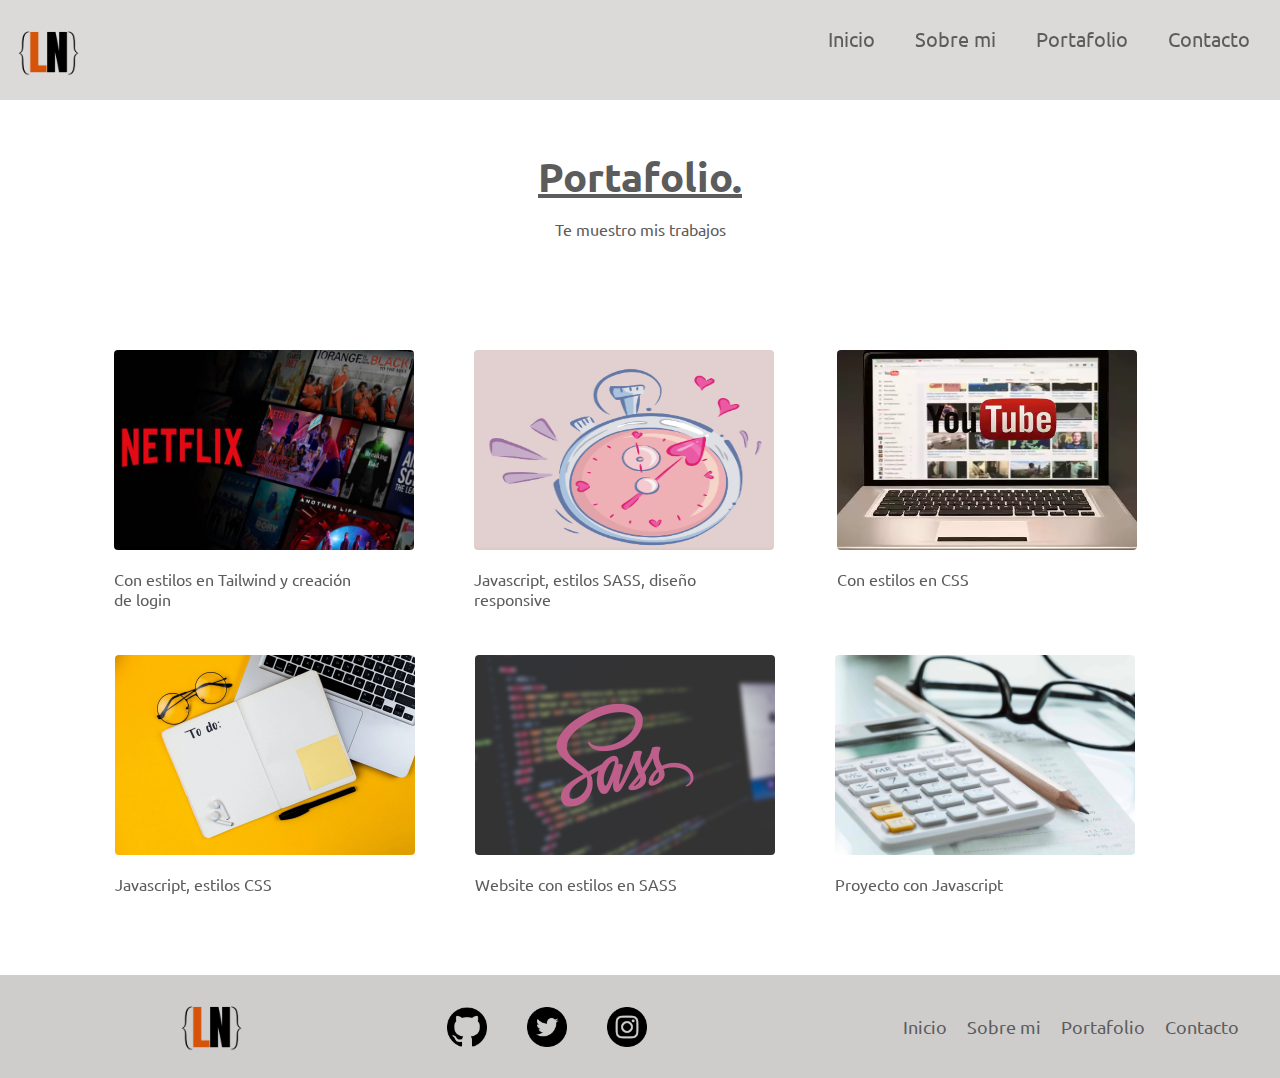
<file: portafolio.html>
<!DOCTYPE html>
<html lang="en">
<head>
    <meta charset="UTF-8">
    <meta http-equiv="X-UA-Compatible" content="IE=edge">
    <meta name="viewport" content="width=device-width, initial-scale=1.0">
    <title>Portafolio</title>
    <link rel="stylesheet" href="portafolio-style.css">
    <link rel="icon" type="" href="imagenes/favicon.png"/>
    <link href="https://unpkg.com/aos@2.3.1/dist/aos.css" rel="stylesheet">
</head>
<body>
    <!-- Barra de opciones del menu-->
    <nav class="boxMenu">
        <div class="logo" data-aos="fade-down" data-aos-duration="1000">
            <img src="imagenes/logo.png" width="100px" alt="">
        </div>
        
        <div id="cajaMenu" class="cajaMenu">
            <img class="burger" id="burger" src="imagenes/burger.png" alt=""  data-aos="fade-down" data-aos-duration="1000">
            
            <ul id="listaMenu" class="listaMenu" data-aos="fade-down" data-aos-duration="1000">
                
                <a href="index.html"><li class="lista">Inicio</li></a>
                <a href="about.html"><li class="lista">Sobre mi</li></a>
                <a href="portafolio.html"><li class="lista">Portafolio</li></a>
                <a href="contacto.html"><li class="lista">Contacto</li></a>
            </ul>
        </div>
    </nav>


    <!-- Titulo portafolio -->
    <section class="boxTitle">
        <h1  class="title">Portafolio.</h1>
        <p>Te muestro mis trabajos</p>
    </section>

    <!-- Caja de portafolio -->
    <main class="boxPortafolio">

        <!-- Caja superior de portafolio -->
        <section class="caja-Porta" data-aos="zoom-in" data-aos-duration="1000">
            <div class="cardPortafolio">
                <img class="imgPortafolio" src="imagenes/portafolio1.jpg" alt="">  
                <p>Con estilos en Tailwind y creación de login</p>             

                <div class="linkPortafolio">
                    <a class="linkNamePorta" href="portafolio1-netflix/index.html"><img src="imagenes/exportar.png" width="50px" alt=""></a>
                    <p class="parrafoExporta">Clon de Netflix</p>
                </div>
            </div>

            <div class="cardPortafolio">
                <img class="imgPortafolio" src="imagenes/portafolio2.jpg" alt="">  
                <p>Javascript, estilos SASS, diseño responsive</p>             

                <div class="linkPortafolio">
                    <a  class="linkNamePorta" href="portafolio2-cronometro/index_cronometro.html"><img src="imagenes/exportar.png" width="50px" alt=""></a>
                    <p class="parrafoExporta">Cronómetro</p>
                </div>
            </div>

            <div class="cardPortafolio">
                <img class="imgPortafolio" src="imagenes/portafolio3.jpg" alt="">  
                <p>Con estilos en CSS</p>             

                <div class="linkPortafolio">
                    <a  class="linkNamePorta" href="portafolio3-youtube/index.html"><img src="imagenes/exportar.png" width="50px" alt=""></a>
                    <p class="parrafoExporta">Clon de YouTube</p>
                </div>
            </div> 
        </section>

        <!-- Caja inferior de portafolio -->
        <section class="caja-Porta" data-aos="zoom-in" data-aos-duration="1000">
            <div class="cardPortafolio">
                <img class="imgPortafolio" src="imagenes/portafolio4.jpg" alt="">  
                <p>Javascript, estilos CSS</p>             

                <div class="linkPortafolio">
                    <a  class="linkNamePorta" href="portafolio4-todolist/todolist.html"><img src="imagenes/exportar.png" width="50px" alt=""></a>
                    <p class="parrafoExporta">To Do List</p>
                </div>
            </div>

            <div class="cardPortafolio">
                <img class="imgPortafolio" src="imagenes/portafolio5.png" alt="">  
                <p>Website con estilos en SASS</p>             

                <div class="linkPortafolio">
                    <a  class="linkNamePorta" href="portafolio5-website/index.html"><img src="imagenes/exportar.png" width="50px" alt=""></a>
                    <p class="parrafoExporta">Website con SASS</p>
                </div>
            </div>

            <div class="cardPortafolio">
                <img class="imgPortafolio" src="imagenes/portafolio6.jpg" alt="">  
                <p>Proyecto con Javascript</p>             

                <div class="linkPortafolio">
                    <a  class="linkNamePorta" href="portafolio6-calculadora/index-calculadora.html"><img src="imagenes/exportar.png" width="50px" alt=""></a>
                    <p class="parrafoExporta">Calculadora</p>
                </div>
            </div>
        </section>
    </main>

    <!-- Footer -->
    <footer class="footer">
        <div>
            <img class="imgFooter" src="imagenes/logo.png" width="100px" alt="">
        </div>

        <div class="boxIconFooter">
            <a href="https://github.com/Luzvelia"><img  class="iconFooter" src="imagenes/github logo.png" alt=""></a>
            <a href="https://twitter.com/luzvelia_n"><img  class="iconFooter"  src="imagenes/twitterfooter.png" alt=""></a>
            <a href="https://www.instagram.com/luzvelia.n"><img  class="iconFooter"  src="imagenes/instagramfooter.png" alt=""></a>
        </div>

        <div class="menuFooter">
            <ul>
                <a href="index.html"><li>Inicio</li></a>
                <a href="about.html"><li>Sobre mi</li></a>
                <a href="portafolio.html"><li>Portafolio</li></a>
                <a href="contacto.html"><li>Contacto</li></a>
            </ul>
        </div>
    </footer>
</body>

<!-- Lista menu -->
<script>
    let menu = document.getElementById("listMenu");
    let burger = document.getElementById("burger");
    let cajaMenu = document.getElementById("cajaMenu");
    

    burger.addEventListener("click", openMenu,true);

    function openMenu(){
        listaMenu.classList.toggle('active');
        cajaMenu.classList.toggle('active');
    }
</script>

<!-- Efectos de animacion -->
<script src="https://unpkg.com/aos@2.3.1/dist/aos.js"></script>
<script>
    AOS.init();
</script>
</html>
</file>
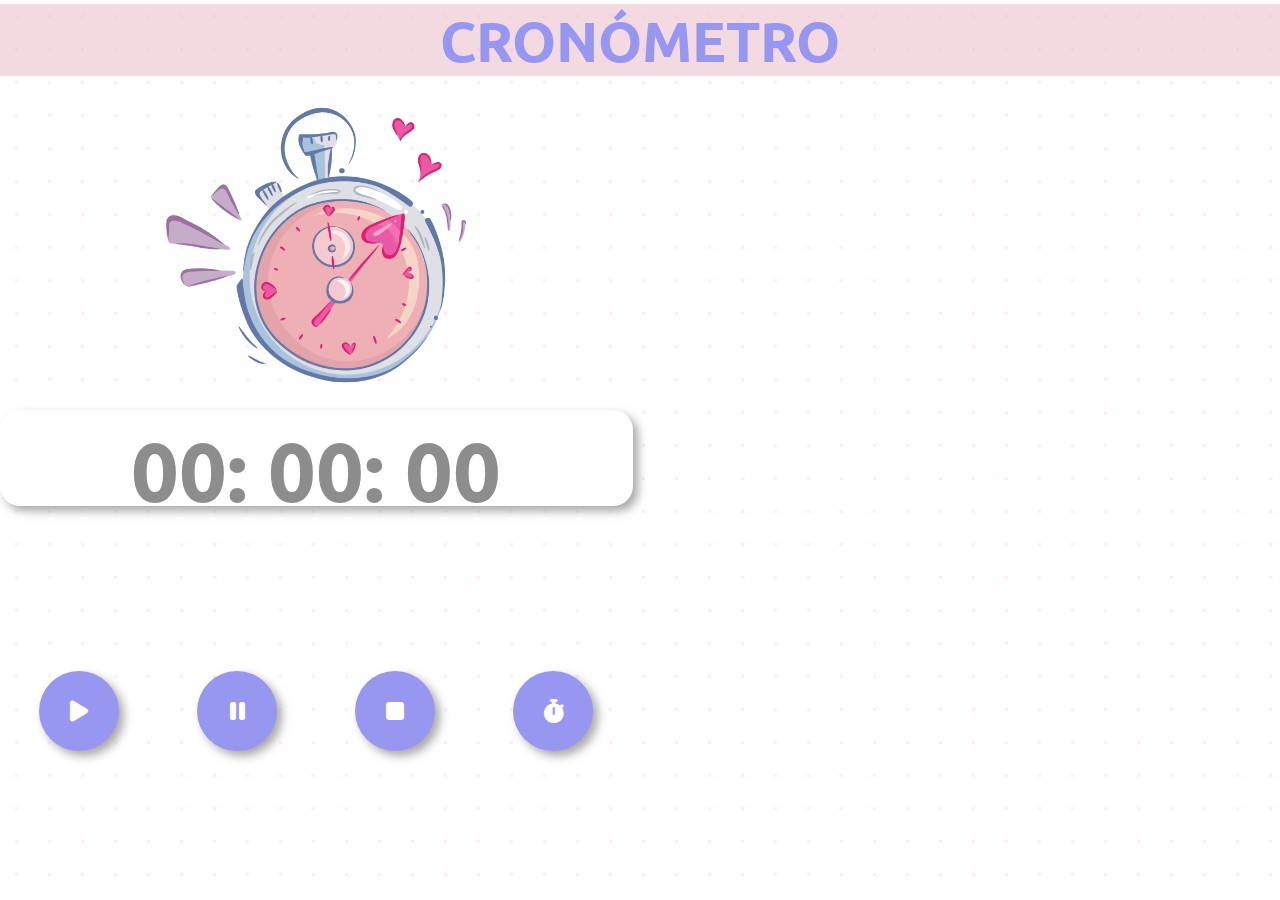
<file: portafolio2-cronometro/index_cronometro.html>
<!DOCTYPE html>
<html lang="en">
<head>
    <meta charset="UTF-8">
    <meta http-equiv="X-UA-Compatible" content="IE=edge">
    <meta name="viewport" content="width=device-width, initial-scale=1.0">
    <link rel="stylesheet" href="estilos_cronometro.css">
    <link rel="stylesheet" href="https://cdnjs.cloudflare.com/ajax/libs/font-awesome/6.3.0/css/all.min.css">
    <title>Cronometro</title>
</head>
<body>
    <!-- Contenedor de cronometro -->
        <div class="container">
            <div>
                <img src="cronometro.png" alt="" srcset="" class="imagen">
            </div>
            <h1 class="title">CRONÓMETRO</h1>

            <!-- Numeros -->
            <div class="container_numeros">
                <h2> <span id="minutos">00</span>: <span id="segundos">00</span>: <span id="milisegundos">00</span> <h2>
            </div>

            <!-- Botones -->
            <div class="container_botones">
                <button id="btnIniciar" class="container_botones_play btn">
                    <i class="fa-solid fa-play icon"></i>
                </button>
                <button id="btnPausar" class="container_botones_pause btn">
                    <i class="fa-solid fa-pause icon"></i>
                </button>
                <button id="btnReiniciar" class="container_botones_stop btn">
                    <i class="fa-solid fa-stop icon"></i>
                </button>
                <button id="btnVueltas" class="container_botones_stopwatch btn">
                    <i class="fa-sharp fa-solid fa-stopwatch icon"></i>
                </button>
            </div>

            

            <!-- vueltas -->
            <div class="container_vueltas">
                <hr class="line">
                <ul id="listaDeVueltas" class="container_vueltas_lista">
                    
                </ul>
            </div>
        </div>
</body>
<script src="cronometro.js"></script>
</html>
</file>
<file: index-style.css>
@import url('https://fonts.googleapis.com/css2?family=Roboto:wght@100;400;500;700&family=Ubuntu:wght@400;500;700&display=swap');

:root{
    --colorPrincipal: #D6530A;
    --colorSegundario: rgb(92, 92, 92);
}

hr{
    width: 60%;
}


body{
    font-family: 'Roboto', sans-serif;
    font-family: 'Ubuntu', sans-serif;
    margin: 0;
    padding: 0;
}


header{
    background: #076585;
    background: -webkit-linear-gradient(to right, #fff, #acaaa9);  
    background: linear-gradient(to right, rgba(255, 247, 247, 0.767), #b8b8b8c7), url(imagenes/fondoluz.png);
    background-position-y: 10%;
    background-attachment: fixed;
    position: relative;
    min-height: 110vh;
}

.onda{
    position: absolute;
    bottom: 0;
    width: 100%;
}

/* Menu de navegacion */
.burger{
    display: none;
}

.boxMenu{
    display: flex;
    position: relative;
}

.listaMenu{
    position: absolute;
    right: 0%;
    display: flex;
    flex-direction: row;
    text-align: right;
    padding: 20px;
}

.listaMenu > a {
    text-decoration: none;
}

.lista{
    margin-right: 20px;
    color: var(--colorSegundario);
    list-style: none;
    padding: 5px;
    font-size: 20px;
}

.lista:hover{
    background-color: #acaaa973;
    border-radius: 5px;
    transform: scale(1.1);
}

/* Textos del header */
.infoMenu{
    margin-top: 50px;
    position: absolute;
    right: 0;
}

.title{
    font-size: 5rem;
    margin: 0;
    color: var(--colorPrincipal);
}

#apellido{
    color: black;
}

.subtitle{
    color: var(--colorSegundario);
    font-size: 1.5rem;
    margin: 0;
}

#estudiante{
    padding: 5px px;
    color: white;
    background-color: #acaaa9;
    font-size: 1.5rem;
    margin: 0;
}

.parrafo{
    color: var(--colorSegundario);
    font-size: 18px;
    margin-right: 10px;
    line-height: 20px;
}

.boxDescarga{
    margin-top: 50px;
}

.botonDescarga{
    background-color: #b9b6b4;
    color: white;
    padding: 13px 20px;
    border: none;
    border-radius: 20px;
    text-decoration: none;
    font-size: 20px;
    box-shadow: 5px 5px 5px rgba(0, 0, 0, 0.233);
}

.botonDescarga:hover{
    background-color: var(--colorPrincipal);
}

/* Noticias de programacion */
.titleNoticia{
    font-size: 1.8rem;
    color: var(--colorSegundario);
    text-align: center;
    margin: 30px 0;
    text-decoration: underline;
}
.boxNoticia{
    display: flex;
    flex-direction: row;
    justify-content: space-between;
    margin-bottom: 30px;
}

.cardNoticia{
    display: flex;
    align-items: center;
    text-align: start;
    flex-direction: column;
    margin: 30px;
    padding: 20px;
    max-width: 25%;
    background-color: #cac9c95b;
    border-radius: 20px;
    box-shadow: 5px 5px 5px rgba(0, 0, 0, 0.233);

}

.cardNoticia > a {
    text-decoration: none;
    color: #D6530A;
    font-size: 18px;
}

.imgNoticia{
    width: 250px;
}

.subtitleNoticia{
    font-size: 18px;
    color: var(--colorPrincipal);
}

.parrafoNoticia{
    align-self: flex-start;
    font-size: 15px;
    color: var(--colorSegundario);

}

/* Reloj */
.boxReloj{
    margin: auto;
    max-width: 60%;
    display: flex;
    justify-content:center;
    align-items: center;
    text-align: center;
}

.imgReloj{
    width: 200px;
}

.funcionReloj{
    font-size: 3rem;
    color: var(--colorPrincipal);
    padding: 20px 30px;
    background-color: #cac9c95b;
    box-shadow: 5px 5px 5px rgba(0, 0, 0, 0.233);    
}


/* Footer */
.footer{
    margin-top: 50px;
    background-color: #acaaa996;
    display: grid;
    grid-template-columns: 1fr 1fr 1fr;
    align-items: center;
    text-align: center;
}

.boxIconFooter{
    display: flex;
    flex-direction: row;
}

.iconFooter{
    width: 40px;
    margin: 0px 20px;
}

.menuFooter > ul{
    text-align: start;
    display: flex;
    flex-direction: row;
}

.menuFooter > ul > a{
    text-decoration: none;
}

.menuFooter > ul > a > li{
    list-style: none;
    font-size: 18px;
    color:var(--colorSegundario);
    padding: 10px;
}


/* Responsive */
@media (max-width: 800px){

    header{
        background-position-y: 10%;
        width: 100%;
    }

    .logo > img{
        width: 80px;
    }
    
    .onda{
        position: absolute;
        bottom: 0;
        width: 100%;
    }
    
    /* Menu de navegacion */
    .boxMenu{
        display: flex;
        position: relative;
    }
    
    .burger{
        position: absolute;
        top: 30px;
        right: 10%;
        width: 30px;
        display: block;
        z-index: 4;
    }

    .cajaMenu.active{
        background-color: #fff9f9ee;
        border-bottom-left-radius: 5px;
        z-index: 2;
        width: 100%;
        min-height: 80vh;
    }

    .listaMenu{
        display: none;
    }

    .listaMenu.active{
        display: block;
        position: initial;
        display: flex;
        flex-direction: column;
        text-align: center;
    }


    .listaMenu > a {
        text-decoration: none;
        margin-top: 45px;
    } 

    .lista{
        margin: 15px 0px;
        color: var(--colorSegundario);
        list-style: none;
        padding: 0px;
        font-size: 1.5rem;
    }

    .lista:hover{
        background-color: #acaaa93f;
        padding: 10px;
        border-radius: 5px;
        transform: scale(1.1);
    }

    
    /* Textos del header */
    .infoMenu{
        padding: 20px;
        position: absolute;
        top: 30%;
    }
    
    .title{
        font-size: 4rem;
    }
    
    .subtitle{
        font-size: 20px;
    }
    
    #estudiante{
        padding: 5px px;
        font-size: 24px;

    }
    
    .parrafo{
        font-size: 16px;
    }
    
    .boxDescarga{
        margin-top: 30px;
    }
    
    .botonDescarga{
        padding: 10px 15px;
        font-size: 20px;
    }
    

    /* Noticias de programacion */
    .titleNoticia{
        margin: auto;
        width: 60%;
        font-size: 1.2rem;
    }

    .boxNoticia{
        display: flex;
        flex-direction: column;
        justify-content: center;
        align-items: center;
        margin-bottom: 30px;
    }
    
    .cardNoticia{
        display: flex;
        align-items: center;
        text-align: start;
        flex-direction: column;
        margin: 30px;
        padding: 20px;
        max-width: 50%;
    
    }
    
    .cardNoticia > a {
        font-size: 15px;
    }
    
    .imgNoticia{
        width: 300px;
    }
    
    .subtitleNoticia{
        font-size: 17px;
    }
    
    .parrafoNoticia{
        align-self: flex-start;
        font-size: 13px;
    }
    
    /* Reloj */
    .boxReloj{
        margin: auto;
        display: flex;
        flex-direction: column;
        text-align: center;
    }
    
    .imgReloj{
        width: 150px;
    }
    
    .funcionReloj{
        font-size: 2.5rem;
        min-width: 50%;
        padding: 20px 30px;
        margin-bottom: 20px;   
    }
    
    
    /* Footer */
    .footer{
        display: flex;
        flex-direction: column;
        justify-items: center;
        padding: 0px;
    }
    
    .iconFooter{
        display: flex;
        justify-content: center;
        padding-right: 35px;
        padding-left: 0px;
    }
    
    .menuFooter > ul{
        text-align: start;
        display: flex;
        flex-direction: row;
        padding-right: 10px;
        padding-left: 0px;
    }
    
    .menuFooter > ul > a > li{
        font-size: 20px;
        padding-left: 20px;
    }
}

@media (max-width: 480px){

    header{
        background-position-y: 10%;
        width: 100%;
    }

    .logo > img{
        width: 80px;
    }
    
    .onda{
        position: absolute;
        bottom: 0;
        width: 100%;
    }
    
    /* Menu de navegacion */
    .boxMenu{
        display: flex;
        position: relative;
    }
    
    .burger{
        position: absolute;
        top: 30px;
        right: 15px;
        width: 30px;
        display: block;
        z-index: 4;
    }

    .cajaMenu.active{
        background-color: #fff9f9ee;
        border-bottom-left-radius: 5px;
        z-index: 2;
        width: 100%;
        min-height: 80vh;
    }

    .listaMenu{
        display: none;
    }

    .listaMenu.active{
        display: block;
        position: initial;
        display: flex;
        flex-direction: column;
        text-align: center;
    }


    .listaMenu > a {
        text-decoration: none;
        margin-top: 45px;
    } 

    .lista{
        margin: 15px 0px;
        color: var(--colorSegundario);
        list-style: none;
        padding: 0px;
        font-size: 20px;
    }

    .lista:hover{
        background-color: #acaaa93f;
        padding: 10px;
        border-radius: 5px;
        transform: scale(1.1);
    }

    
    /* Textos del header */
    .infoMenu{
        padding: 20px;
        position: absolute;
        top: 35%;
    }
    
    .title{
        font-size: 2.3rem;
    }
    
    .subtitle{
        font-size: 20px;
    }
    
    #estudiante{
        padding: 5px px;
        font-size: 18px;

    }
    
    .parrafo{
        font-size: 15px;
    }
    
    .boxDescarga{
        margin-top: 30px;
    }
    
    .botonDescarga{
        padding: 8px 10px;
        font-size: 15px;
    }
    

    /* Noticias de programacion */
    .titleNoticia{
        margin: auto;
        width: 80%;
        font-size: 1.2rem;
    }

    .boxNoticia{
        display: flex;
        flex-direction: column;
        justify-content: center;
        align-items: center;
        margin-bottom: 30px;
    }
    
    .cardNoticia{
        display: flex;
        align-items: center;
        text-align: start;
        flex-direction: column;
        margin: 30px;
        padding: 20px;
        max-width: 100%;
    
    }
    
    .cardNoticia > a {
        font-size: 15px;
    }
    
    .imgNoticia{
        width: 200px;
    }
    
    .subtitleNoticia{
        font-size: 17px;
    }
    
    .parrafoNoticia{
        align-self: flex-start;
        font-size: 13px;
    }
    
    /* Reloj */
    .boxReloj{
        margin: auto;
        display: flex;
        flex-direction: column;
        text-align: center;
    }
    
    .imgReloj{
        width: 150px;
    }
    
    .funcionReloj{
        font-size: 1.8rem;
        width: 100%;
        padding: 20px 30px;
        margin-bottom: 20px;   
    }
    
    
    /* Footer */
    .footer{
        display: flex;
        flex-direction: column;
        align-items: center;
        padding: 0px;
    }
    
    .iconFooter{
        padding: 20px;
        margin: 0px;
    }

    .menuFooter > ul{
        display: flex;
        flex-direction: row;
        justify-content: center;
        text-align: center;
    }
    
    .menuFooter > ul > a > li{
        font-size: 12px;
        padding: 10px;
        margin: 0px;
    }   
}
</file>
<file: portafolio3-youtube/style.css>
@import url('https://fonts.googleapis.com/css2?family=Poppins:wght@100;300;400;600;700&family=Roboto:wght@100;300;500;700&display=swap');

:root{
    --color-hover: #d3d3d3a2;

}
body{
    display: grid;
    grid-template-columns: 15% 1fr;   
    font-family: 'Roboto', sans-serif;
    font-weight: 400;
}


/* Barra Home */

.home{
    margin-top: auto 0;
    padding: 0px 7px ;
}


.menu{
    display: flex;
    align-items: center;
    padding: 0px 5px;
}

.burgerMenu{
    padding: 5px;
}
.burgerMenu:hover{
    background-color: var(--color-hover);
    border-radius: 50%;
    cursor: pointer;
}

.logotipo{
    cursor: pointer;
}

hr{
    margin: 10px 0px;
    border-color: rgba(253, 250, 250, 0.432);
}

.navegacion{
    margin-right: 10px;
}

.subtitle{
    font-family: Arial, Helvetica, sans-serif;
    font-size: 18px;
    font-weight: 500;
}

.barraHome{
    display: flex;
    align-items: center;
    padding: 10px 15px;
    font-size: 15px;
    color: #0d0d0dc2;
    gap: 1em;  
}

.barraHome>img{
    margin-right: 8px;
}

.barraHome>p{
    margin: 0;
}
.barraHome:hover{
    background-color: var(--color-hover);
    border-radius: 15px;
    cursor: pointer;
}

/* Barra de navegacion */

.barraNavegador{
    display: flex;
    justify-content: space-between;
    padding: 10px 10px 10px 150px;
}



/* Buscador */

.barraBuscador{
    display: flex;
    align-items: center;
    width: 80%;
}

.barraBuscador>div{
    margin: 0 10px;
}

.buscador{
    display: grid;
    grid-template-columns: 40px 1fr 50px;
    align-items: center;
    border-radius: 30px;
    width: 80%;
    height: 35px;
    border: solid 1px rgb(184, 185, 187); 
}

.buscador>input{
    border: none;
    height: 94%;
    font-size: 18px;
    padding-left: 5px;    
}

.buscador:has(input:focus){
    border-color: rgb(5, 5, 241);
}

.buscador>input:focus-visible{
    outline: none;
}

.btnLupa{
    border-bottom-right-radius: 30px;
    border-top-right-radius: 30px; 
    border: solid 1px #ddd;
    height: 100%;
}

.btnLupa:hover{
    background-color: var(--color-hover);
    cursor: pointer;
}

.lupaBuscador{
    margin-left: 12px;

}

/* Microfono */

.microfono{
    padding: 6px;
    border-radius: 50%;
    border: none;
}

.microfono:hover{
    background-color: var(--color-hover);;
    cursor: pointer;
}

/* Acciones de usuario */

.barraUsuario{
    display: flex;
    justify-content: space-between;
    padding: 0px 5px
}

.barraUsuario>img{
    margin: 0 10px;
}

.camaraCrear{
    padding: 4px;
    border-radius: 50%;
    border: none;
}

.camaraCrear:hover{
    background-color: var(--color-hover);
    cursor: pointer;
}

.campana{
    padding: 4px;
    border-radius: 50%;
    border: none;
}

.campana:hover{
    background-color: var(--color-hover);
    cursor: pointer;
}


.fotoPerfil{
    border-radius: 50%;
    object-fit: cover;
    cursor: pointer;

}

/* Botones de recomendacion */

.btnRecomendacion{
    display: flex;
    justify-content: space-between;
    align-items: center;
    white-space: nowrap;  
}

.btnRecomendacion>button{
    border: none;
    border-radius: 8px;
    padding: 7px 15px;
    font-size: 15px;
    margin: 5px 5px;
}

.btnRecomendacion>button:hover{
    background-color: var(--color-hover);
    cursor: pointer;
}

.botonRecomendacion-best{
    background-color: black;
    color: white;
}


.btn-flecha{
    padding: 5px;
}

.btn-flecha:hover{
    background-color: var(--color-hover);
    cursor: pointer;
    border-radius: 50%;
}

/* Cuadriculas de video */

.cuadriculaVideos{
    display: flex;
    justify-content: space-between;
    margin-top: 10px;
    
}

.cardVideo{
    align-items: center;
    padding: 5px;
    margin: 5px;
}



.infoVideo{
    padding: 0 auto;
    margin: 0 auto;
}
.imgVideo{
    width: 260px;
    align-items: center;
    border-radius: 10px;
    position:relative;
}


.infoPerfil{
    display: flex;
}

.infoPerfil>img{
    width: 40px;
    height: 40px;
    padding: 10px 5px;
    border-radius: 50%;
    overflow: none;

}

.infoPerfil>h3{
    font-size: 15px;
    line-height: 17px;
    color: rgba(0, 0, 0, 0.87);
}

.datosVideo{
    font-size: 13px;
    line-height: 6px;
    color: #181717a4;
    font-weight: 400;
    align-items: flex-end;
}
</file>
<file: portafolio5-website/estilos.css>
@keyframes saltoBoton {
  0% {
    transform: scale(1) rotate(-5deg);
    color: white;
  }
  33.3% {
    transform: scale(1.05) rotate(5deg);
    color: #c93609;
  }
  66.6% {
    transform: scale(1.05) rotate(-5deg);
    color: #c93609;
  }
  100% {
    transform: scale(1) rotate(5deg);
    color: white;
  }
}
body {
  font-family: system-ui, -apple-system, BlinkMacSystemFont, "Segoe UI", Roboto, Oxygen, Ubuntu, Cantarell, "Open Sans", "Helvetica Neue", sans-serif;
  margin: 0;
  padding: 0;
  overflow-x: hidden;
}

.encabezado {
  margin: 0;
  padding: 0;
}
.encabezado_cont {
  width: 100%;
  height: 50vh;
  padding-top: 20px;
  padding-left: 20px;
  background-image: linear-gradient(180deg, rgba(0, 0, 0, 0.8431372549) 0%, rgba(7, 5, 3, 0.8156862745) 100%), url("./images/computador.jpg");
  background-size: cover;
  background-position-y: 85%;
}
.encabezado_title {
  font-size: 60px;
  letter-spacing: 5px;
  padding: 100px 0px 0px 10px;
  margin: 0px;
  color: white;
}
.encabezado_parrafo {
  font-size: 20px;
  font-weight: 300;
  margin: 0;
  padding-left: 15px;
  color: white;
}

.perfil {
  margin: 100px 0px;
  display: flex;
  align-items: center;
}
.perfil_imagen {
  border-radius: 50%;
  margin: 20px 40px;
}
.perfil_container {
  margin-left: 40px;
}
.perfil_container_nombre {
  background-color: #c93609;
  letter-spacing: 10px;
  margin: 5px;
  padding-top: 10px;
  font-size: 80px;
  color: white;
}
.perfil_container_p-1 {
  color: rgba(68, 65, 65, 0.8901960784);
  font-size: 20px;
  padding: 5px;
  margin: 0px;
}
.perfil_container_p {
  font-size: 20px;
  padding: 5px;
  margin: 0px;
}
.perfil_redes {
  display: flex;
  justify-content: flex-start;
  align-items: center;
}
.about {
  text-align: center;
  margin: auto;
  padding-bottom: 20px;
  width: 100%;
  height: 50vh;
  background-image: linear-gradient(180deg, rgba(0, 0, 0, 0.6156862745) 0%, rgba(0, 0, 0, 0.5960784314) 100%), url("./images/luz.jpeg");
  background-attachment: fixed;
  background-size: cover;
  background-position-y: 30%;
}
.about_title {
  padding-top: 20px;
  color: white;
  font-size: 40px;
}
.about_p {
  font-size: 20px;
  margin: 10px;
  color: white;
}

hr {
  width: 40%;
  padding-top: 0px;
  margin-top: 0px;
}

.estadisticas {
  display: flex;
  justify-content: center;
  align-items: center;
  width: 20%;
  margin: auto;
  gap: 20px;
  padding: 10px 30px;
  border-radius: 20px;
  background-color: #c93609;
  color: white;
}
.estadisticas-elemento {
  display: flex;
  flex-direction: column;
  align-items: center;
}
.estadisticas-elemento h3 {
  font-size: 30px;
  margin: 10px;
  padding: 0px;
}

.boton {
  text-align: center;
  padding-top: 20px;
}
.boton_btn {
  background: rgba(255, 209, 117, 0.6352941176);
  margin: 10px;
  padding: 10px 20px;
  border-radius: 15px;
  text-decoration: none;
  text-align: center;
  font-weight: 900;
  color: #c93609;
  font-size: 20px;
  border: none;
}
.boton_btn:hover {
  background: black;
  cursor: pointer;
  animation: saltoBoton 600ms 200ms linear alternate infinite;
}

.ubicacion-perfil {
  display: flex;
  justify-content: center;
  align-items: center;
  width: 25%;
  height: 20vh;
  margin: auto;
  border-radius: 20px;
  background-color: rgba(193, 196, 195, 0.5764705882);
  color: #c93609;
  padding: 10px;
}
.ubicacion-perfil-location {
  margin-left: -40px;
}
.ubicacion-perfil-texto {
  font-size: 18px;
}

.galeria {
  display: flex;
  justify-content: center;
  align-items: center;
  width: 100%;
  height: 40vh;
  background-color: #c93609;
  margin-top: 30px;
}
.galeria_btn {
  padding: 10px;
}
.galeria_btn:hover {
  transform: scale(1.3);
  cursor: pointer;
}
.galeria_container {
  display: flex;
  justify-content: space-between;
  gap: 30px;
  padding: 10px;
}
.galeria_container img {
  transition: ease 0.3s;
}
.galeria_container img:hover {
  transform: scale(1.3);
  cursor: pointer;
}

.linea_noticia {
  width: 80%;
  padding-top: 0px;
  margin-top: 0px;
}

.noticias {
  width: 35%;
}
.noticias_title {
  background-color: #c93609;
  letter-spacing: 10px;
  padding-top: 10px;
  font-size: 80px;
  color: white;
}

.card {
  display: flex;
  justify-content: center;
  align-items: center;
  width: 100%;
  background-color: rgba(193, 196, 195, 0.5764705882);
}
.card_container {
  display: flex;
  justify-content: space-between;
  align-items: center;
}
.card_container_box {
  display: flex;
  align-items: center;
  flex-direction: column;
  background-color: white;
  width: 25%;
  height: 50vh;
  margin: 20px;
  padding: 30px 10px 10px 10px;
  border-radius: 60px;
}
.card_container_box h3 {
  color: #c93609;
  font-size: 15px;
}
.card_container_box a {
  color: #c93609;
}/*# sourceMappingURL=estilos.css.map */
</file>
<file: about-style.css>
@import url('https://fonts.googleapis.com/css2?family=Roboto:wght@100;400;500;700&family=Ubuntu:wght@400;500;700&display=swap');

:root{
    --colorPrincipal: #D6530A;
    --colorSegundario: rgb(92, 92, 92);
}

body{
    font-family: 'Roboto', sans-serif;
    font-family: 'Ubuntu', sans-serif;
    margin: 0;
    padding: 0;
}

hr{
    width: 60%;
}

.bigBox{
    margin-bottom: 50px;
}

/* Menu de navegacion */
.burger{
    display: none;
}

.boxMenu{
    display: flex;
    justify-content: space-between ;
    background-color: #d8d7d6ea;
    position: fixed;
    width: 100%;
    top: 0;
    height: 100px;
    z-index: 2;

}

.listaMenu{
    display: flex;
    justify-items: end;
    flex-direction: row;
    text-align: right;
    align-items: center;
}

.listaMenu > a {
    text-decoration: none;
}

.lista{
    margin-right: 20px;
    color: var(--colorSegundario);
    list-style: none;
    padding: 10px;
    font-size: 20px;
}

.lista:hover{
    background-color: #fce3d650;
    border-radius: 5px;
    transform: scale(1.1);
}


/* Titulo sobre mi  */
.boxTitle{
    margin: 150px 0 80px 0;
    display: flex;
    justify-content: center;
}

.title{
    font-size: 2.5rem;
    margin: 0;
    color: var(--colorSegundario);
    text-decoration: underline;
}

/* Infomación sobre mi */
.boxInfo{
    display: flex;
    flex-direction: row;
    align-items: center;
    width: 80%;
    margin: auto;
}

.imgLuz{
    width: 400px;
    border-radius: 50%;
    margin-right: 20px;
}

.informacion{
    margin-left: 50px;
}

.titleNombre{
    font-size: 3.5rem;
    margin: 0;
    color: var(--colorSegundario);
}

#miNombre{
    color: var(--colorPrincipal);
}

.textoEstudiante{
    color: var(--colorSegundario);
    font-size: 30px;
    margin: 5px;
}

.parrafo{
    color: var(--colorSegundario);
    font-size: 18px;
    line-height: 30px;
}

.boxIcon{
    margin-top: 30px;
}

.boxIcon > a{
    text-decoration: none;
}


/*Iconos de redes sociales*/

.imgIcon{
    width: 40px;
    margin-right: 30px;
}

.imgIcon:hover{
    transform: scale(1.1);
}

/* Caja de mis Conocimientos */

.titleConocimientos{
    display: flex;
    justify-content: center;
    margin: 20px;
    font-size: 20px;
    color: var(--colorSegundario);
    text-decoration: underline;
}

.boxConocimientos{
    margin: auto;
    width: 60%;
    padding: 20px;
    border-radius: 30px;
    background-color: #ebe6e2ea;
}

.Conocimiento{
    color: var(--colorSegundario);
    font-size: 25px;
    margin-bottom: 20px;
}

.cardConocimiento{
    padding: 20px;
    display: flex;
    justify-content: space-between;
}

.boxPorcentaje{
    position: relative;
    border: 1px solid var(--colorPrincipal);
    border-radius: 20px;
}

.cajaPorc{
    position: relative;
    width: 0;
    height: 20px;
    border-radius: 10px;
    background-color: var(--colorPrincipal)
}

/* Animacion de porcentajes */

#porcentajeHtml{
    animation: html-barra 8s forwards;
}

@keyframes html-barra{
    100%{
        width: 40%;
    }
}

#porcentajeCSS{
    animation: css-barra 8s forwards;
}

@keyframes css-barra{
    100%{
        width: 45%;
    }
}


#porcentajeJS{
    animation: js-barra 8s forwards;
}

@keyframes js-barra{
    100%{
        width: 35%;
    }
}

#porcentajeTailwind{
    animation: tailwind-barra 8s forwards;
}

@keyframes tailwind-barra{
    100%{
        width: 35%;
    }
}

#porcentajeSASS{
    animation: sass-barra 8s forwards;
}

@keyframes sass-barra{
    100%{
        width: 40%;
    }
}

/* Lenguajes por aprender */
.titleAprender{
    display: flex;
    justify-content: center;
    margin: 40px 0;
    font-size: 18px;
    color: var(--colorSegundario);
    text-decoration: underline;
}

.boxAprender{
    margin: auto;
    width: 65%;
    padding: 20px;
    border-radius: 30px;
    background-color: #ebe6e2ea;
    display: flex;
    flex-direction: row;
    justify-content: space-around;
}

.iconAprender{
    width: 100px;
}

.iconAprender:hover{
    transform: scale(1.1);
}

.space{
    margin-top: 50px;
    
}

/* Footer */
.footer{
    margin-top: 50px;
    background-color: #acaaa996;
    display: grid;
    grid-template-columns: 1fr 1fr 1fr;
    align-items: center;
    text-align: center;
}

.boxIconFooter{
    display: flex;
    flex-direction: row;
}

.iconFooter{
    width: 40px;
    margin: 0px 20px;
}

.menuFooter > ul{
    text-align: start;
    display: flex;
    flex-direction: row;
}

.menuFooter > ul > a{
    text-decoration: none;
}

.menuFooter > ul > a > li{
    list-style: none;
    font-size: 18px;
    color:var(--colorSegundario);
    padding: 10px;
}


/* Responsive */

@media (max-width: 800px){
    .bigBox{
        margin-bottom: 50px;
    }
    
    /* Menu de navegacion */
    .logo > img{
        width: 80px;
    }

    .boxMenu{
        display: flex;
        position: relative;
    }
    
    .burger{
        position: absolute;
        top: 30px;
        right: 15px;
        width: 30px;
        display: block;
        z-index: 4;
    }

    .cajaMenu.active{
        background-color: #fff9f9ee;
        border-bottom-left-radius: 5px;
        z-index: 2;
        width: 100%;
        min-height: 80vh;
    }

    .listaMenu{
        display: none;
    }

    .listaMenu.active{
        display: block;
        position: initial;
        display: flex;
        flex-direction: column;
        text-align: center;
    }


    .listaMenu > a {
        text-decoration: none;
        margin-top: 45px;
    } 

    .lista{
        margin: 15px 0px;
        color: var(--colorSegundario);
        list-style: none;
        padding: 0px;
        font-size: 20px;
    }

    .lista:hover{
        background-color: #acaaa93f;
        padding: 10px;
        border-radius: 5px;
        transform: scale(1.1);
    }

    /* Titulo sobre mi  */
    .boxTitle{
        margin: 50px 0 80px 0;
        display: flex;
        justify-content: center;
    }
    
    .title{
        font-size: 2rem;
        margin: 0;
    }
    
    /* Infomación sobre mi */
    .boxInfo{
        display: flex;
        flex-direction: column;
        width: 100%;
        margin: auto;
    }
    
    .imgLuz{
        align-self: center;
        width: 250px;
        border-radius: 50%;
        margin-bottom: 20px;
    }
    
    .informacion{
        margin-left: 20px;
    }
    
    .titleNombre{
        font-size: 2.5rem;
        margin: 0;
    }
    
    
    .textoEstudiante{
        font-size: 20px;
        margin-top: 5px;
    }
    
    .parrafo{
        font-size: 15px;
        line-height: 25px;
    }
    
    .boxIcon{
        text-align: center;
        margin-top: 30px;
    }
    
    .boxIcon > a{
        text-decoration: none;
    }
    
    /*Iconos de redes sociales*/
    .imgIcon{
        width: 40px;
        margin-right: 30px;
    }
    
    /* Caja de mis Conocimientos */
    
    .titleConocimientos{
        display: flex;
        justify-content: center;
        margin: 20px 0px;
        font-size: 14px;
    }
    
    .boxConocimientos{
        margin: auto;
        width: calc(80% - 40px);
        border-radius: 10px;
    }
    
    .Conocimiento{
        font-size: 18px;
        margin-bottom: 20px;
    }
    
    .cardConocimiento{
        padding: 20px;
        display: flex;
        justify-content: space-between;
    }
    
    .boxPorcentaje{
        position: relative;
        border-radius: 20px;
    }
    
    .cajaPorc{
        position: relative;
        width: 0;
        height: 15px;
        border-radius: 10px;
    }

    /* Lenguajes por aprender */
    .titleAprender{
        display: flex;
        justify-content: center;
        text-align: center;
        margin: 10px 0;
        font-size: 12px;
    }

    .boxAprender{
        margin: auto;
        max-width: 80%;
        border-radius: 30px;
        background-color: #ebe6e2ea;
        display: flex;
        flex-direction: row;
        justify-content: space-around;
    }

    .iconAprender{
        width: 50px;
        padding: 0px 2px;
    }

    .iconAprender:hover{
        transform: scale(1.1);
    }

    /* Footer */
    .footer{
        display: flex;
        flex-direction: column;
        align-items: center;
        padding: 0px;
    }
    
    
    .menuFooter > ul{
        display: flex;
        flex-direction: row;
        justify-content: center;
        text-align: center;
        padding: 0px 2px;
    }
    
    .menuFooter > ul > a > li{
        font-size: 15px;
    }   
}

@media (max-width: 480px){
    .bigBox{
        margin-bottom: 50px;
    }
    
    /* Menu de navegacion */
    .logo > img{
        width: 80px;
    }

    .boxMenu{
        display: flex;
        position: relative;
    }
    
    .burger{
        position: absolute;
        top: 30px;
        right: 15px;
        width: 30px;
        display: block;
        z-index: 4;
    }

    .cajaMenu.active{
        background-color: #fff9f9ee;
        border-bottom-left-radius: 5px;
        z-index: 2;
        width: 100%;
        min-height: 80vh;
    }

    .listaMenu{
        display: none;
    }

    .listaMenu.active{
        display: block;
        position: initial;
        display: flex;
        flex-direction: column;
        text-align: center;
    }


    .listaMenu > a {
        text-decoration: none;
        margin-top: 45px;
    } 

    .lista{
        margin: 15px 0px;
        color: var(--colorSegundario);
        list-style: none;
        padding: 0px;
        font-size: 20px;
    }

    .lista:hover{
        background-color: #acaaa93f;
        padding: 10px;
        border-radius: 5px;
        transform: scale(1.1);
    }

    /* Titulo sobre mi  */
    .boxTitle{
        margin: 50px 0 80px 0;
        display: flex;
        justify-content: center;
    }
    
    .title{
        font-size: 2rem;
        margin: 0;
    }
    
    /* Infomación sobre mi */
    .boxInfo{
        display: flex;
        flex-direction: column;
        width: 100%;
        margin: auto;
    }
    
    .imgLuz{
        align-self: center;
        width: 250px;
        border-radius: 50%;
        margin-bottom: 20px;
    }
    
    .informacion{
        margin-left: 20px;
    }
    
    .titleNombre{
        font-size: 2rem;
        margin: 0;
    }
    
    
    .textoEstudiante{
        font-size: 18px;
        margin-top: 5px;
    }
    
    .parrafo{
        font-size: 15px;
        line-height: 25px;
        padding: 5px 10px;
    }
    
    .boxIcon{
        text-align: center;
        margin-top: 30px;
    }
    
    .boxIcon > a{
        text-decoration: none;
    }
    
    /*Iconos de redes sociales*/
    .imgIcon{
        width: 40px;
        margin-right: 30px;
    }
    
    /* Caja de mis Conocimientos */
    
    .titleConocimientos{
        display: flex;
        justify-content: center;
        margin: 20px 0px;
        font-size: 14px;
    }
    
    .boxConocimientos{
        margin: auto;
        width: calc(80% - 40px);
        border-radius: 10px;
    }
    
    .Conocimiento{
        font-size: 18px;
        margin-bottom: 20px;
    }
    
    .cardConocimiento{
        padding: 20px;
        display: flex;
        justify-content: space-between;
    }
    
    .boxPorcentaje{
        position: relative;
        border-radius: 20px;
    }
    
    .cajaPorc{
        position: relative;
        width: 0;
        height: 15px;
        border-radius: 10px;
    }

    /* Lenguajes por aprender */
    .titleAprender{
        display: flex;
        justify-content: center;
        text-align: center;
        margin: 10px 0;
        font-size: 12px;
    }

    .boxAprender{
        margin: auto;
        max-width: 70%;
        border-radius: 30px;
        background-color: #ebe6e2ea;
        display: flex;
        flex-direction: row;
        justify-content: space-around;
    }

    .iconAprender{
        width: 35px;
        padding: 0px 2px;
    }

    .iconAprender:hover{
        transform: scale(1.1);
    }

    /* Footer */
    .footer{
        display: flex;
        flex-direction: column;
        align-items: center;
        padding: 0px;
    }
    
    .iconFooter{
        display: flex;
        flex-direction: row;
        padding: 20px;
        margin: 0px;
    }

    .menuFooter > ul{
        display: flex;
        flex-direction: row;
        justify-content: center;
        text-align: center;
    }
    
    .menuFooter > ul > a > li{
        font-size: 12px;
        padding: 10px;
        margin: 0px;
    }
}
</file>
<file: contacto-style.css>
@import url('https://fonts.googleapis.com/css2?family=Roboto:wght@100;400;500;700&family=Ubuntu:wght@400;500;700&display=swap');

:root{
    --colorPrincipal: #D6530A;
    --colorSegundario: rgb(92, 92, 92);
}

body{
    font-family: 'Roboto', sans-serif;
    font-family: 'Ubuntu', sans-serif;
    margin: 0;
    padding: 0;
}


/* Menu de navegacion */
.burger{
    display: none;
}

.boxMenu{
    display: flex;
    justify-content: space-between ;
    background-color: #d8d7d6ea;
    position: fixed;
    width: 100%;
    top: 0;
    height: 100px;
    z-index: 2;

}

.listaMenu{
    display: flex;
    justify-items: end;
    flex-direction: row;
    text-align: right;
    align-items: center;
}

.listaMenu > a {
    text-decoration: none;
}

.lista{
    margin-right: 20px;
    color: var(--colorSegundario);
    list-style: none;
    padding: 10px;
    font-size: 20px;
}

.lista:hover{
    background-color: #fce3d650;
    border-radius: 5px;
    transform: scale(1.1);
}


/* Titulo contacto  */
.boxTitle{
    margin: 150px 0 80px 0;
    display: flex;
    justify-content: center;
}

.title{
    font-size: 2.5rem;
    margin: 0;
    color: var(--colorSegundario);
    text-decoration: underline;
}

.boxContacto{
    display: grid;
    grid-template-columns: 25% 600px;
    justify-content: center;
}

.cajaInfo > div{
    display: flex;
}

.imgIcon{
    width: 50px;
    height: 50px;
    align-self: center;
}
.titleDatos{
    font-size: 25px;
    color: var(--colorPrincipal);
}

.parrafoDatos{
    color: var(--colorSegundario);
    margin: 0px 0px 30px 0px;
    font-size: 18px;
}


.cajaInputPrimera{
    display: flex;
    flex-direction: row;
    margin-bottom: 20px;
}

.cajaInputSegunda{
    display: flex;
    flex-direction: column;
}

#inputNombre{
    border: none;
    border-radius: 30px;
    padding: 20px 25px;
    margin-right: 5px;
    background-color: #d8d7d679;
    color: var(--colorSegundario);
    font-size: 20px;
}

#inputEmail{
    border: none;
    border-radius: 30px;
    padding: 20px 25px;
    background-color: #d8d7d679;
    color: var(--colorSegundario);
    font-size: 20px;
}

#inputProyecto{
    border: none;
    border-radius: 30px;
    padding: 20px 30px;
    margin-bottom: 10px;
    width: calc(100% - 60px);
    background-color: #d8d7d679;
    color: var(--colorSegundario);
    font-size: 20px;
}

#inputMensaje{
    border: none;
    border-radius: 30px;
    padding: 30px;
    max-width: calc(100% - 60px);
    min-width: calc(100% - 60px);
    background-color: #d8d7d679;
    color: var(--colorSegundario);
    font-size: 20px;
    font-family: 'Roboto', sans-serif;;
}

.cajaBoton{
    margin-top: 20px;
    text-align: center;
}
.enviar{
    background-color: #b9b6b4;
    color: white;
    padding: 13px 20px;
    border: none;
    border-radius: 20px;
    text-decoration: none;
    font-size: 20px;
    box-shadow: 5px 5px 5px rgba(0, 0, 0, 0.233);
}

.enviar:hover{
    background-color: var(--colorPrincipal);
    cursor: pointer;

}

.mensaje-container{
    z-index: 10;
    display: flex;
    opacity: 0;
    align-items: center;
    justify-content: center;
    position: fixed;
    pointer-events: none;
    top: 0;
    left: 0;
    height: 100%;
    width: 100%;

}

.mensaje{
    background-color: #d6510ad3;
    border-radius: 10px;
    width: 100%;
    padding: 30px 50px;
    color: white;
    text-align: center;
    align-self: center;
}

.mensaje >p {
    font-size: 25px;
}

.btnCerrar{
    background-color: #b9b6b4;
    color: white;
    padding: 13px 20px;
    border: none;
    border-radius: 20px;
    text-decoration: none;
    font-size: 20px;
    box-shadow: 5px 5px 5px rgba(0, 0, 0, 0.233);
    cursor: pointer;
}

.mostrarMensaje{
    pointer-events: auto;
    opacity: 1;
}

/* Footer */
.footer{
    z-index: 10;
    margin-top: 50px;
    background-color: #acaaa996;
    display: grid;
    grid-template-columns: 1fr 1fr 1fr;
    align-items: center;
    text-align: center;
}

.boxIconFooter{
    display: flex;
    flex-direction: row;
}
.iconFooter{
    width: 40px;
    display: flex;
    flex-direction: row;
    margin: 20px;
}

.menuFooter > ul{
    text-align: start;
    display: flex;
    flex-direction: row;
}

.menuFooter > ul > a{
    text-decoration: none;
}

.menuFooter > ul > a > li{
    list-style: none;
    font-size: 18px;
    color:var(--colorSegundario);
    padding: 10px;
}

/* Responsive */
@media (max-width: 800px){
    .logo > img{
        width: 80px;
    }

    .boxMenu{
        display: flex;
        position: relative;
    }
    
    .burger{
        position: absolute;
        top: 30px;
        right: 15px;
        width: 30px;
        display: block;
        z-index: 4;
    }

    .cajaMenu.active{
        background-color: #fff9f9ee;
        border-bottom-left-radius: 5px;
        z-index: 2;
        width: 100%;
        min-height: 80vh;
    }

    .listaMenu{
        display: none;
    }

    .listaMenu.active{
        display: block;
        position: initial;
        display: flex;
        flex-direction: column;
        text-align: center;
    }

    .listaMenu > a {
        text-decoration: none;
        margin-top: 45px;
    } 

    .lista{
        margin: 15px 0px;
        padding: 0px;
        font-size: 20px;
    }

    .lista:hover{
        background-color: #acaaa93f;
        padding: 10px;
        border-radius: 5px;
        transform: scale(1.1);
    }

    /* Titulo contacto  */
    .boxTitle{
        margin: 50px 0 50px 0;
        display: flex;
        justify-content: center;
    }

    .title{
        font-size: 2rem;
        margin: 0;
    }

    .boxContacto{
        display: flex;
        flex-direction: column;
        justify-content: center;
        align-items: center;
    }

    .cajaInfo > div{
        display: flex;
    }

    .imgIcon{
        width: 40px;
        height: 40px;
        align-self: center;
    }
    .titleDatos{
        font-size: 24px;
    }

    .parrafoDatos{
        margin: 0px 0px 10px 0px;
        font-size: 18px;
    }

    .cajaInputPrimera{
        display: flex;
        flex-direction: column;
        margin-top: 30px;
        margin-bottom: 10px;
    }

    .cajaInputSegunda{
        display: flex;
        flex-direction: column;
    }

    #inputNombre{
        border: none;
        border-radius: 20px;
        padding: 15px 20px;
        margin-bottom: 10px;
        font-size: 18px;
    }

    #inputEmail{
        border: none;
        border-radius: 20px;
        padding: 15px 20px;
        font-size: 18px;
    }

    #inputProyecto{
        border: none;
        border-radius: 20px;
        padding: 15px 20px;
        margin-bottom: 0px;
        width: calc(100% - 40px);
        font-size: 18px;
    }

    #inputMensaje{
        border: none;
        border-radius: 20px;
        padding: 20px;
        margin: 10px 0px;
        max-width: calc(100% - 40px);
        min-width: calc(100% - 40px);
        font-size: 20px;
        font-family: 'Roboto', sans-serif;;
    }

    .cajaBoton{
        margin-top: 20px;
        text-align: center;
    }

    .enviar{
        padding: 13px 20px;
        border-radius: 20px;
        font-size: 18px;
    }

    .mensaje-container{
        z-index: 10;
        display: flex;
        opacity: 0;
        align-items: center;
        justify-content: center;
        position: fixed;
        pointer-events: none;
        top: 0;
        left: 0;
        height: 100%;
        width: 100%;

    }

    .mensaje{
        border-radius: 5px;
        width: 100%;
        padding: 30px 50px;
        color: white;
        text-align: center;
        align-self: center;
    }

    .mensaje >p {
        font-size: 23px;
    }

    .btnCerrar{
        padding: 13px 20px;
        border: none;
        border-radius: 20px;
        text-decoration: none;
        font-size: 20px;
    }

    .mostrarMensaje{
        pointer-events: auto;
        opacity: 1;
    }

    /* Footer */
    .footer{
        display: flex;
        flex-direction: column;
        align-items: center;
        padding: 0px;
    }
    
    .boxIconFooter{
        display: flex;
        flex-direction: row;
    }

    .iconFooter{
        padding: 0px;
        margin-left: 0px;

    }

    .menuFooter > ul{
        display: flex;
        flex-direction: row;
        justify-content: center;
        text-align: center;
    }
    
    .menuFooter > ul > a > li{
        font-size: 12px;
        padding: 5px;
        padding-inline-start: none;
    } 
}

@media (max-width: 480px){
    .logo > img{
        width: 80px;
    }

    .boxMenu{
        display: flex;
        position: relative;
    }
    
    .burger{
        position: absolute;
        top: 30px;
        right: 15px;
        width: 30px;
        display: block;
        z-index: 4;
    }

    .cajaMenu.active{
        background-color: #fff9f9ee;
        border-bottom-left-radius: 5px;
        z-index: 2;
        width: 100%;
        min-height: 80vh;
    }

    .listaMenu{
        display: none;
    }

    .listaMenu.active{
        display: block;
        position: initial;
        display: flex;
        flex-direction: column;
        text-align: center;
    }

    .listaMenu > a {
        text-decoration: none;
        margin-top: 45px;
    } 

    .lista{
        margin: 15px 0px;
        padding: 0px;
        font-size: 20px;
    }

    .lista:hover{
        background-color: #acaaa93f;
        padding: 10px;
        border-radius: 5px;
        transform: scale(1.1);
    }

    /* Titulo contacto  */
    .boxTitle{
        margin: 50px 0 50px 0;
        display: flex;
        justify-content: center;
    }

    .title{
        font-size: 2rem;
        margin: 0;
    }

    .boxContacto{
        display: flex;
        flex-direction: column;
        justify-content: center;
        align-items: center;
    }

    .cajaInfo > div{
        display: flex;
    }

    .imgIcon{
        width: 40px;
        height: 40px;
        align-self: center;
    }
    .titleDatos{
        font-size: 24px;
    }

    .parrafoDatos{
        margin: 0px 0px 10px 0px;
        font-size: 18px;
    }

    .cajaInputPrimera{
        display: flex;
        flex-direction: column;
        margin-top: 30px;
        margin-bottom: 10px;
    }

    .cajaInputSegunda{
        display: flex;
        flex-direction: column;
    }

    #inputNombre{
        border: none;
        border-radius: 20px;
        padding: 15px 20px;
        margin-bottom: 10px;
        font-size: 18px;
    }

    #inputEmail{
        border: none;
        border-radius: 20px;
        padding: 15px 20px;
        font-size: 18px;
    }

    #inputProyecto{
        border: none;
        border-radius: 20px;
        padding: 15px 20px;
        margin-bottom: 0px;
        width: calc(100% - 40px);
        font-size: 18px;
    }

    #inputMensaje{
        border: none;
        border-radius: 20px;
        padding: 20px;
        margin: 10px 0px;
        max-width: calc(100% - 40px);
        min-width: calc(100% - 40px);
        font-size: 20px;
        font-family: 'Roboto', sans-serif;;
    }

    .cajaBoton{
        margin-top: 20px;
        text-align: center;
    }

    .enviar{
        padding: 13px 20px;
        border-radius: 20px;
        font-size: 18px;
    }

    .mensaje-container{
        z-index: 10;
        display: flex;
        opacity: 0;
        align-items: center;
        justify-content: center;
        position: fixed;
        pointer-events: none;
        top: 0;
        left: 0;
        height: 100%;
        width: 100%;

    }

    .mensaje{
        border-radius: 5px;
        width: 100%;
        padding: 30px 50px;
        color: white;
        text-align: center;
        align-self: center;
    }

    .mensaje >p {
        font-size: 23px;
    }

    .btnCerrar{
        padding: 13px 20px;
        border: none;
        border-radius: 20px;
        text-decoration: none;
        font-size: 20px;
    }

    .mostrarMensaje{
        pointer-events: auto;
        opacity: 1;
    }

    /* Footer */
    .footer{
        display: flex;
        flex-direction: column;
        align-items: center;
        padding: 0px;
    }
    
    .boxIconFooter{
        display: flex;
        flex-direction: row;
    }

    .iconFooter{
        padding: 0px;
        margin-left: 0px;

    }

    .menuFooter > ul{
        display: flex;
        flex-direction: row;
        justify-content: center;
        text-align: center;
    }
    
    .menuFooter > ul > a > li{
        font-size: 12px;
        padding: 5px;
        padding-inline-start: none;
    } 
}
</file>
<file: portafolio-style.css>
@import url('https://fonts.googleapis.com/css2?family=Roboto:wght@100;400;500;700&family=Ubuntu:wght@400;500;700&display=swap');

:root{
    --colorPrincipal: #D6530A;
    --colorSegundario: rgb(92, 92, 92);
}

body{
    font-family: 'Roboto', sans-serif;
    font-family: 'Ubuntu', sans-serif;
    margin: 0;
    padding: 0;
}

/* Menu de navegacion */
.burger{
    display: none;
}

.boxMenu{
    display: flex;
    justify-content: space-between ;
    background-color: #d8d7d6ea;
    position: fixed;
    width: 100%;
    top: 0;
    height: 100px;
    z-index: 2;

}

.listaMenu{
    display: flex;
    justify-items: end;
    flex-direction: row;
    text-align: right;
    align-items: center;
}

.listaMenu > a {
    text-decoration: none;
}

.lista{
    margin-right: 20px;
    color: var(--colorSegundario);
    list-style: none;
    padding: 10px;
    font-size: 20px;
}

.lista:hover{
    background-color: #fce3d650;
    border-radius: 5px;
    transform: scale(1.1);
}


/* Titulo sobre mi  */
.boxTitle{
    margin: 150px 0 80px 0;
    display: flex;
    flex-direction: column;
    align-items: center;
    justify-content: center;
}

.title{
    font-size: 2.5rem;
    margin: 0;
    color: var(--colorSegundario);
    text-decoration: underline;
}

p{
    color: var(--colorSegundario);
}


/* Portafolio */
.boxPortafolio{
    display: flex;
    flex-direction: column;
    justify-content: center;
    align-items: center;
}

.caja-Porta{
    display: flex;
    flex-direction: row;
}

.cardPortafolio{
    margin-right: 30px;
    padding: 15px;
    position: relative;
    overflow: hidden;
}

.cardPortafolio > p{
    max-width: 80%;

}
.imgPortafolio{
    width: 300px;
    height: 200px;
    border-radius: 4px;
}

.linkPortafolio{
    position: absolute;
    bottom: -100%;
    width: 93%;
    height: 96%;
    display: flex;
    flex-direction: column;
    justify-content: center;
    align-items: center;
    background-color: #fdfdfdb6;
    cursor: pointer;
    backdrop-filter: blur(5px);
    transition: .3s;

}

.cardPortafolio:hover .linkPortafolio{
    bottom: 0;
}

.linkNamePorta{
    text-decoration: none;
    font-size: 25px;
    color: #444342ea
}

.linkNamePorta >img:hover{
    background-color: #acaaa93b;
    transform: scale(1.1);
}

/* Footer */
.footer{
    z-index: 10;
    margin-top: 50px;
    background-color: #acaaa996;
    display: grid;
    grid-template-columns: 1fr 1fr 1fr;
    align-items: center;
    text-align: center;
}

.boxIconFooter{
    display: flex;
    flex-direction: row;
}
.iconFooter{
    width: 40px;
    display: flex;
    flex-direction: row;
    margin: 20px;
}

.menuFooter > ul{
    text-align: start;
    display: flex;
    flex-direction: row;
}

.menuFooter > ul > a{
    text-decoration: none;
}

.menuFooter > ul > a > li{
    list-style: none;
    font-size: 18px;
    color:var(--colorSegundario);
    padding: 10px;
}

/* Responsive */
@media (max-width: 800px){

    /* Menu de navegacion */
    .logo > img{
        width: 80px;
    }

    .boxMenu{
        display: flex;
        position: relative;
    }
    
    .burger{
        position: absolute;
        top: 30px;
        right: 15px;
        width: 30px;
        display: block;
        z-index: 4;
    }

    .cajaMenu.active{
        background-color: #fff9f9ee;
        border-bottom-left-radius: 5px;
        z-index: 2;
        width: 100%;
        min-height: 80vh;
    }

    .listaMenu{
        display: none;
    }

    .listaMenu.active{
        display: block;
        position: initial;
        display: flex;
        flex-direction: column;
        text-align: center;
    }

    .listaMenu > a {
        text-decoration: none;
        margin-top: 45px;
    } 

    .lista{
        margin: 15px 0px;
        padding: 0px;
        font-size: 20px;
    }

    .lista:hover{
        background-color: #acaaa93f;
        padding: 10px;
        border-radius: 5px;
        transform: scale(1.1);
    }

    /* Titulo sobre mi  */
    .boxTitle{
        margin: 50px 0 80px 0;
        display: flex;
        flex-direction: column;
        align-items: center;
        justify-content: center;
    }

    .title{
        font-size: 2rem;
        margin: 0;
    }

    /* Portafolio */
    .boxPortafolio{
        display: flex;
        flex-direction: column;
        justify-content: center;
        align-items: center;
    }

    .caja-Porta{
        display: flex;
        flex-direction: column;
        margin: auto
    }

    .cardPortafolio{
        display: flex;
        flex-direction: column;
        align-items: center;
        margin-right: 0px;
        padding: 15px;
        position: relative;
        overflow: hidden;
    }

    .cardPortafolio > p{
        text-align: center;
        max-width: 80%;

    }
    .imgPortafolio{
        width: 400px;
        height: 250px;
        border-radius: 4px;
    }

    .linkPortafolio{
        position: absolute;
        bottom: -100%;
        width: 93%;
        height: 96%;
        display: flex;
        flex-direction: column;
        justify-content: center;
        align-items: center;
        background-color: #fdfdfdb6;
        cursor: pointer;
        backdrop-filter: blur(5px);
        transition: .3s;

    }

    .cardPortafolio:hover .linkPortafolio{
        bottom: 0;
    }

    .linkNamePorta{
        text-decoration: none;
        font-size: 25px;
        color: #444342ea
    }

    .linkNamePorta >img:hover{
        background-color: #acaaa93b;
        transform: scale(1.1);
    }

     /* Footer */
    .footer{
        display: flex;
        flex-direction: column;
        align-items: center;
        padding: 0px;
    }
    
    .boxIconFooter{
        display: flex;
        flex-direction: row;
    }

    .iconFooter{
        padding: 0px;
        margin-left: 0px;

    }

    .menuFooter > ul{
        display: flex;
        flex-direction: row;
        justify-content: center;
        text-align: center;
    }
    
    .menuFooter > ul > a > li{
        font-size: 15px;
        padding: 5px;
        padding-inline-start: none;
    } 
}


@media (max-width: 480px){

     /* Menu de navegacion */
    .logo > img{
        width: 80px;
    }

    .boxMenu{
        display: flex;
        position: relative;
    }
    
    .burger{
        position: absolute;
        top: 30px;
        right: 15px;
        width: 30px;
        display: block;
        z-index: 4;
    }

    .cajaMenu.active{
        background-color: #fff9f9ee;
        border-bottom-left-radius: 5px;
        z-index: 2;
        width: 100%;
        min-height: 80vh;
    }

    .listaMenu{
        display: none;
    }

    .listaMenu.active{
        display: block;
        position: initial;
        display: flex;
        flex-direction: column;
        text-align: center;
    }

    .listaMenu > a {
        text-decoration: none;
        margin-top: 45px;
    } 

    .lista{
        margin: 15px 0px;
        padding: 0px;
        font-size: 20px;
    }

    .lista:hover{
        background-color: #acaaa93f;
        padding: 10px;
        border-radius: 5px;
        transform: scale(1.1);
    }

    /* Titulo sobre mi  */
    .boxTitle{
        margin: 50px 0 80px 0;
        display: flex;
        flex-direction: column;
        align-items: center;
        justify-content: center;
    }

    .title{
        font-size: 2rem;
        margin: 0;
    }

    /* Portafolio */
    .boxPortafolio{
        display: flex;
        flex-direction: column;
        justify-content: center;
        align-items: center;
    }

    .caja-Porta{
        display: flex;
        flex-direction: column;
        margin: auto
    }

    .cardPortafolio{
        display: flex;
        flex-direction: column;
        align-items: center;
        margin-right: 0px;
        padding: 15px;
        position: relative;
        overflow: hidden;
    }

    .cardPortafolio > p{
        text-align: center;
        max-width: 80%;

    }
    .imgPortafolio{
        width: 250px;
        height: 200px;
        border-radius: 4px;
    }

    .linkPortafolio{
        position: absolute;
        bottom: -100%;
        width: 93%;
        height: 96%;
        display: flex;
        flex-direction: column;
        justify-content: center;
        align-items: center;
        background-color: #fdfdfdb6;
        cursor: pointer;
        backdrop-filter: blur(5px);
        transition: .3s;

    }

    .cardPortafolio:hover .linkPortafolio{
        bottom: 0;
    }

    .linkNamePorta{
        text-decoration: none;
        font-size: 25px;
        color: #444342ea
    }

    .linkNamePorta >img:hover{
        background-color: #acaaa93b;
        transform: scale(1.1);
    }

     /* Footer */
    .footer{
        display: flex;
        flex-direction: column;
        align-items: center;
        padding: 0px;
    }
    
    .boxIconFooter{
        display: flex;
        flex-direction: row;
    }

    .iconFooter{
        padding: 0px;
        margin-left: 0px;

    }

    .menuFooter > ul{
        display: flex;
        flex-direction: row;
        justify-content: center;
        text-align: center;
    }
    
    .menuFooter > ul > a > li{
        font-size: 12px;
        padding: 5px;
        padding-inline-start: none;
    } 
}
</file>
<file: portafolio2-cronometro/estilos_cronometro.css>
@import url("https://fonts.googleapis.com/css2?family=Roboto:wght@100;400;500;700&family=Ubuntu:wght@400;500;700&display=swap");
body {
  font-family: "Roboto", sans-serif;
  font-family: "Ubuntu", sans-serif;
  margin: 0;
  padding: 0;
  background-color: #ffffff;
  opacity: 1;
  background-image: radial-gradient(#ffebfc 1.65px, #ffffff 1.65px);
  background-size: 33px 33px;
}

.title {
  color: #9796f0;
  text-align: center;
  margin: 0px;
  background-color: rgba(233, 187, 200, 0.5607843137);
}

.container {
  text-align: center;
}
.container_numeros {
  background-color: white;
  color: #8e8d8d;
  border-radius: 20px;
  text-align: center;
  box-shadow: 5px 5px 10px rgba(149, 147, 147, 0.8117647059);
}
.container_botones {
  display: flex;
  justify-content: space-around;
}
.container_botones_play {
  background-color: #9796f0;
  border: none;
  border-radius: 50px;
  display: flex;
  justify-content: center;
  align-items: center;
  width: 50px;
  height: 50px;
  box-shadow: 5px 5px 10px rgba(149, 147, 147, 0.8117647059);
}
.container_botones_pause {
  background-color: #9796f0;
  border: none;
  border-radius: 50px;
  display: flex;
  justify-content: center;
  align-items: center;
  width: 50px;
  height: 50px;
  box-shadow: 5px 5px 10px rgba(149, 147, 147, 0.8117647059);
}
.container_botones_stop {
  background-color: #9796f0;
  border: none;
  border-radius: 50px;
  display: flex;
  justify-content: center;
  align-items: center;
  width: 50px;
  height: 50px;
  box-shadow: 5px 5px 10px rgba(149, 147, 147, 0.8117647059);
}
.container_botones_stopwatch {
  background-color: #9796f0;
  border: none;
  border-radius: 50px;
  display: flex;
  justify-content: center;
  align-items: center;
  width: 50px;
  height: 50px;
  box-shadow: 5px 5px 10px rgba(149, 147, 147, 0.8117647059);
}
.container_vueltas {
  color: #8e8d8d;
}
.container_vueltas_lista {
  -webkit-padding-start: 0px;
          padding-inline-start: 0px;
}

.btn:hover {
  cursor: pointer;
  background-color: #e9bbc8;
}
.lista {
  margin-top: 10px;
  padding: 2px;
  list-style: none;
  text-align: center;
}

.icon {
  color: white;
}

.line {
  max-width: 80%;
  margin: 20px;
}

.botonVolver {
  display: flex;
  justify-content: center;
  margin-top: 30px;
}

.boton {
  background-color: #9796f0;
  border: none;
  border-radius: 20px;
  color: white;
  padding: 10px 20px;
  font-size: 1.5rem;
  margin: 30px 0px;
  box-shadow: 5px 5px 8px rgba(92, 92, 92, 0.6117647059);
  text-decoration: none;
}

.boton:hover {
  transform: scale(1.1);
}

@media (min-width: 320px) {
  .imagen {
    width: 200px;
  }
  .container_numeros {
    font-size: 2rem;
  }
  .container_vueltas {
    margin-top: 20px;
  }
}
@media (min-width: 768px) {
  .container {
    height: 100vh;
    display: grid;
    grid-template-columns: 1fr 1fr;
    grid-template-rows: 5rem 300px 5rem 1fr;
    overflow: hidden;
    gap: 15px;
  }
  .container_numeros {
    font-size: 2.5rem;
    padding: 10px;
  }
  .container_botones {
    align-items: center;
  }
  .container_botones_play {
    width: 55px;
    height: 55px;
  }
  .container_botones_pause {
    width: 55px;
    height: 55px;
  }
  .container_botones_stop {
    width: 55px;
    height: 55px;
  }
  .container_botones_stopwatch {
    width: 55px;
    height: 55px;
  }
  .container_vueltas {
    overflow: auto;
    grid-column: 2/3;
    grid-row: 2/5;
  }
  .title {
    grid-column: 1/3;
    order: -1;
    font-size: 3rem;
    align-self: center;
  }
  h2 {
    margin: 0px;
    padding: 0px;
  }
  .line {
    margin-top: 0px;
    display: none;
  }
  .imagen {
    width: 300px;
    height: 100%;
    justify-self: center;
  }
  .lista {
    margin-top: 0px;
    font-size: 1.8rem;
  }
  .icon {
    font-size: 1.3rem;
  }
}
@media (min-width: 1024px) {
  body {
    margin-top: 0px;
  }
  .container {
    height: 100vh;
    display: grid;
    grid-template-columns: 1fr 1fr;
    grid-template-rows: 5rem 300px 6rem 1fr;
    overflow: hidden;
  }
  .container_numeros {
    font-size: 3.5rem;
    padding: 10px;
  }
  .container_botones {
    align-items: center;
  }
  .container_botones_play {
    width: 80px;
    height: 80px;
  }
  .container_botones_pause {
    width: 80px;
    height: 80px;
  }
  .container_botones_stop {
    width: 80px;
    height: 80px;
  }
  .container_botones_stopwatch {
    width: 80px;
    height: 80px;
  }
  .container_vueltas {
    overflow: auto;
    grid-column: 2/3;
    grid-row: 2/5;
  }
  .title {
    grid-column: 1/3;
    order: -1;
    font-size: 3.5rem;
    align-self: center;
  }
  h2 {
    margin: 0px;
    padding: 0px;
  }
  .line {
    margin-top: 0px;
    display: none;
  }
  .imagen {
    width: 300px;
    height: 100%;
    justify-self: center;
  }
  .lista {
    margin-top: 0px;
    font-size: 1.8rem;
  }
  .icon {
    font-size: 1.5rem;
  }
}/*# sourceMappingURL=estilos_cronometro.css.map */
</file>
